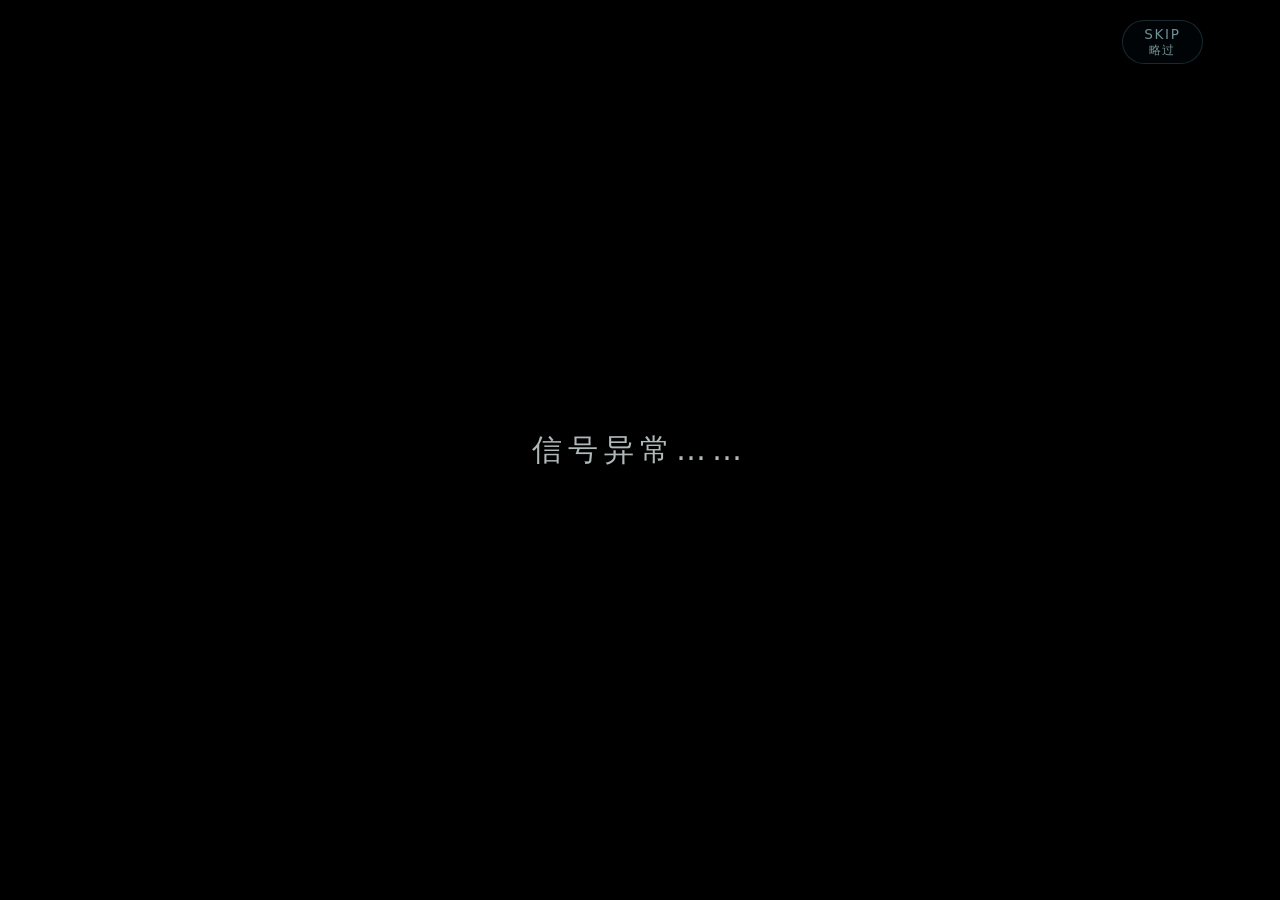
<file: index.html>
<!doctype html>
<html lang="zh-CN">
  <head>
    <meta charset="UTF-8" />
    <meta name="viewport" content="width=device-width, initial-scale=1" />
    <meta name="theme-color" content="#020507" />
    <title>未知信号</title>
    <link rel="icon" type="image/svg+xml" href="data:image/svg+xml,%3Csvg xmlns='http://www.w3.org/2000/svg' viewBox='0 0 32 32'%3E%3Crect width='32' height='32' rx='7' fill='%23050b0e'/%3E%3Ccircle cx='16' cy='16' r='3' fill='%23b6ded9'/%3E%3Ccircle cx='16' cy='16' r='8' fill='none' stroke='%237aa6a2' stroke-opacity='.5'/%3E%3C/svg%3E" />
    <link rel="stylesheet" href="styles.css" />
    <link rel="stylesheet" href="task4/task4.css" />
  </head>
  <body>
    <main class="experience" aria-label="未知空间">
      <section id="scene" class="scene" aria-hidden="true">
        <svg
          class="world"
          viewBox="0 0 1920 1080"
          preserveAspectRatio="xMidYMid slice"
          aria-hidden="true"
        >
          <defs>
            <linearGradient id="sky" x1="0" y1="0" x2="0" y2="1">
              <stop offset="0" stop-color="#010305" />
              <stop offset="0.58" stop-color="#071015" />
              <stop offset="1" stop-color="#0b171b" />
            </linearGradient>
            <radialGradient id="distance" cx="52%" cy="62%" r="58%">
              <stop offset="0" stop-color="#153039" stop-opacity="0.3" />
              <stop offset="0.52" stop-color="#071217" stop-opacity="0.1" />
              <stop offset="1" stop-color="#010305" stop-opacity="0" />
            </radialGradient>
            <linearGradient id="ground" x1="0" y1="0" x2="0" y2="1">
              <stop offset="0" stop-color="#1b5163" />
              <stop offset="0.18" stop-color="#123845" />
              <stop offset="0.62" stop-color="#0a202a" />
              <stop offset="1" stop-color="#041015" />
            </linearGradient>
            <linearGradient id="trackSoft" x1="0" y1="0" x2="1" y2="1">
              <stop offset="0" stop-color="#b7e8e5" stop-opacity="0.13" />
              <stop offset="0.52" stop-color="#98d9d6" stop-opacity="0.78" />
              <stop offset="1" stop-color="#6faead" stop-opacity="0.15" />
            </linearGradient>
            <filter id="trackGlow" x="-30%" y="-30%" width="160%" height="160%">
              <feGaussianBlur stdDeviation="5" result="blur" />
              <feMerge>
                <feMergeNode in="blur" />
                <feMergeNode in="SourceGraphic" />
              </feMerge>
            </filter>
            <filter id="horizonGlow" x="-20%" y="-200%" width="140%" height="500%">
              <feGaussianBlur stdDeviation="10" />
            </filter>
          </defs>

          <rect width="1920" height="1080" fill="url(#sky)" />
          <rect width="1920" height="1080" fill="url(#distance)" />

          <g id="sphereNetwork" class="light-tracks sphere-network" fill="none" stroke-linecap="round">
            <g id="latitudeTracks" class="sphere-network__latitudes"></g>
            <g id="longitudeTracks" class="sphere-network__longitudes"></g>
          </g>

          <ellipse
            class="horizon-haze"
            cx="960"
            cy="1190"
            rx="1550"
            ry="570"
            fill="none"
            stroke="#8bc0be"
            stroke-opacity="0.12"
            stroke-width="11"
            filter="url(#horizonGlow)"
          />
          <path
            class="ground"
            d="M -170 916 C 430 759, 1390 759, 2090 918 L 2090 1210 L -170 1210 Z"
            fill="url(#ground)"
          />
          <path
            class="ground-rim"
            d="M -170 916 C 430 759, 1390 759, 2090 918"
            fill="none"
            stroke="#72b8cb"
            stroke-opacity="0.26"
            stroke-width="2"
          />
          <path
            class="ground-depth"
            d="M 180 1008 C 650 884, 1345 883, 1780 1005"
            fill="none"
            stroke="#6f9693"
            stroke-opacity="0.055"
            stroke-width="2"
          />

          <g id="positionTestLayer" class="position-test-point" aria-hidden="true">
            <circle class="position-test-point__halo" r="22" />
            <circle class="position-test-point__ring" r="10" />
            <circle class="position-test-point__core" r="4.5" />
          </g>
        </svg>

        <div class="vignette" aria-hidden="true"></div>
        <div class="recovery-shade" aria-hidden="true"></div>

        <button id="soundToggle" class="sound-toggle" type="button" aria-label="音效已开启" aria-pressed="false">
          <svg viewBox="0 0 24 24" aria-hidden="true">
            <path d="M4.5 9.4h3.2l4-3.2v11.6l-4-3.2H4.5z" />
            <path class="sound-wave" d="M15 9.2c.8.8 1.2 1.7 1.2 2.8s-.4 2-1.2 2.8" />
            <path class="sound-slash" d="M5 4.7 19 19.3" />
          </svg>
        </button>

        <p id="narration" class="narration">这里……好像不是普通的地面。</p>

        <button id="signal" class="signal" type="button" aria-label="查看微弱信号">
          <span class="signal__ring signal__ring--outer"></span>
          <span class="signal__ring signal__ring--inner"></span>
          <span class="signal__core"></span>
        </button>

        <div id="signalGuide" class="signal-guide" aria-hidden="true">
          <p id="signalGuideText">咦？这里有个光点，点一下看看？</p>
        </div>

        <div id="device" class="device" aria-live="polite">
          <button id="deviceDock" class="device-dock" type="button" aria-label="打开返航定位器" aria-expanded="false">
            <svg viewBox="0 0 32 32" aria-hidden="true">
              <rect x="7" y="5" width="18" height="22" rx="5" />
              <path d="M11 10h10M11 14h7" />
              <circle cx="20.5" cy="21.5" r="1.7" />
            </svg>
          </button>

          <section id="devicePanel" class="device-panel" aria-label="返航定位器状态">
            <div class="device-panel__hardware" aria-hidden="true">
              <i></i><i></i><i></i><i></i>
            </div>
            <div class="device-panel__header">
              <div>
                <span class="device-panel__signal" aria-hidden="true"></span>
                <h1>返航定位器</h1>
              </div>
              <button id="deviceClose" class="device-close" type="button" aria-label="收起返航定位器">
                <svg viewBox="0 0 20 20" aria-hidden="true"><path d="m6 8 4 4 4-4" /></svg>
              </button>
            </div>
            <dl class="device-readout">
              <div><dt>目的地</dt><dd>珠海</dd></div>
              <div id="deviceNetworkRow" hidden><dt>线网识别</dt><dd id="deviceNetworkValue">经线、纬线</dd></div>
              <div id="deviceNorthRow"><dt>南北位置</dt><dd id="deviceNorthValue">无法识别</dd></div>
              <div id="deviceEastRow"><dt>东西位置</dt><dd id="deviceEastValue">无法识别</dd></div>
              <div id="deviceSystemRow" class="device-readout__fault"><dt>定位系统</dt><dd id="deviceSystemValue">损坏</dd></div>
            </dl>
            <div id="deviceTask4Story" class="device-panel__task4-story" aria-live="polite" hidden>
              <p id="deviceTask4StoryFirst">北京和里约热内卢的定位测试已经完成。</p>
              <p id="deviceTask4StorySecond">现在，是时候寻找回家的坐标了！</p>
            </div>
            <button id="deviceTask4Action" class="device-panel__task4-action" type="button" hidden>尝试定位</button>
          </section>
        </div>

        <div id="taskPrompt" class="task-prompt">
          <p id="taskTitle">任务一：调查这个网格是由什么样的线组成的？</p>
          <p id="taskAction" class="task-prompt__action">任意点击一条你想了解的线。</p>
          <button id="combinedObserve" class="combined-observe" type="button">一起观察</button>
        </div>
        <p id="taskReminder" class="task-reminder">任务一：调查这个网格中的线</p>

        <div id="investigationShade" class="investigation-shade" aria-hidden="true"></div>

        <p id="investigationFeedback" class="investigation-feedback" aria-live="polite"></p>

        <aside id="scanRecords" class="scan-records" aria-label="调查记录" aria-live="polite"></aside>

        <section id="scanStage" class="scan-stage" aria-hidden="true" aria-label="线条扫描">
          <div class="scan-model-wrap">
            <svg id="scanGlobe" class="scan-globe" viewBox="0 0 500 500" aria-hidden="true">
              <defs>
                <radialGradient id="scanSphereFill" cx="42%" cy="36%" r="65%">
                  <stop offset="0" stop-color="#ffe16e" stop-opacity="0.11" />
                  <stop offset="0.7" stop-color="#d9a83f" stop-opacity="0.035" />
                  <stop offset="1" stop-color="#2a1d07" stop-opacity="0" />
                </radialGradient>
                <filter id="scanGlow" x="-60%" y="-60%" width="220%" height="220%">
                  <feGaussianBlur stdDeviation="4" result="blur" />
                  <feMerge>
                    <feMergeNode in="blur" />
                    <feMergeNode in="SourceGraphic" />
                  </feMerge>
                </filter>
              </defs>
              <path id="scanSphereShell" class="scan-globe__body" />
              <g id="scanContext" class="scan-globe__context"></g>
              <g id="scanDrawing" class="scan-globe__drawing"></g>
            </svg>
            <button id="scanContinue" class="observation-continue process-action" type="button">我看清楚了</button>
            <p id="scanResult" class="scan-result"></p>
          </div>
        </section>

        <section id="comparisonStage" class="comparison-stage" aria-hidden="true">
          <div class="comparison-forms" aria-hidden="true">
            <figure>
              <svg id="comparisonLatitude" viewBox="0 0 500 500"></svg>
              <figcaption>闭合圆圈</figcaption>
            </figure>
            <figure>
              <svg id="comparisonLongitude" viewBox="0 0 500 500"></svg>
              <figcaption>连接南北两极的半圆弧</figcaption>
            </figure>
          </div>
          <p class="comparison-question">这两种线的形状一样吗？</p>
          <div class="comparison-actions">
            <button type="button" data-answer="same">一样</button>
            <button type="button" data-answer="different">不一样</button>
          </div>
          <p id="comparisonFeedback" class="comparison-feedback" aria-live="polite"></p>
        </section>

        <section id="namingStage" class="naming-stage" aria-hidden="true" aria-live="polite">
          <p id="namingObservation" class="naming-observation"></p>
          <p id="namingTitle" class="naming-title"></p>
          <p id="namingNote" class="naming-note"></p>
          <button id="namingContinue" class="observation-continue naming-continue" type="button">继续</button>
        </section>

        <section id="positionTestStage" class="position-test" aria-hidden="true">
          <p class="position-test__kicker">定位测试</p>
          <p id="positionTestLead" class="position-test__lead"></p>
          <p id="positionTestPrompt" class="position-test__prompt" aria-live="polite"></p>

          <div id="positionMapping" class="position-mapping" hidden>
            <p>根据刚才的测试，完成位置与线的对应。</p>
            <div class="position-mapping__row" data-mapping-row="north">
              <span>南北位置</span>
              <span class="position-mapping__arrow" aria-hidden="true">→</span>
              <div class="position-mapping__choices">
                <button type="button" data-map-direction="north" data-map-value="longitude" aria-pressed="false">经线</button>
                <button type="button" data-map-direction="north" data-map-value="latitude" aria-pressed="false">纬线</button>
              </div>
            </div>
            <div class="position-mapping__row" data-mapping-row="east">
              <span>东西位置</span>
              <span class="position-mapping__arrow" aria-hidden="true">→</span>
              <div class="position-mapping__choices">
                <button type="button" data-map-direction="east" data-map-value="longitude" aria-pressed="false">经线</button>
                <button type="button" data-map-direction="east" data-map-value="latitude" aria-pressed="false">纬线</button>
              </div>
            </div>
          </div>

          <p id="positionTestFeedback" class="position-test__feedback" aria-live="polite"></p>
          <div id="positionTestActions" class="position-test__actions"></div>
        </section>

        <section id="latitudeIntroStage" class="latitude-intro" aria-hidden="true">
          <p id="latitudeIntroLine1" class="latitude-intro__line"></p>
          <p id="latitudeIntroLine2" class="latitude-intro__line"></p>
          <p id="latitudeIntroTitle" class="latitude-intro__title"></p>
          <p id="latitudeIntroHint" class="latitude-intro__hint"></p>
          <button id="latitudeIntroStart" class="latitude-intro__start" type="button">开始调查</button>
        </section>

        <section id="latitudeStage" class="latitude-stage" aria-hidden="true">
          <p class="latitude-stage__kicker">任务二：修复南北定位</p>
          <p id="latitudePrompt" class="latitude-stage__prompt" aria-live="polite"></p>

          <div class="latitude-model-wrap">
            <svg id="latitudeGlobe" class="latitude-globe" viewBox="0 0 620 620" aria-label="纬度教学球">
              <defs>
                <radialGradient id="latitudeSphereFill" cx="42%" cy="35%" r="68%">
                  <stop offset="0" stop-color="#ffe47b" stop-opacity="0.12" />
                  <stop offset="0.72" stop-color="#d8a43b" stop-opacity="0.04" />
                  <stop offset="1" stop-color="#281b06" stop-opacity="0" />
                </radialGradient>
                <filter id="latitudeGlow" x="-70%" y="-70%" width="240%" height="240%">
                  <feGaussianBlur stdDeviation="4" result="blur" />
                  <feMerge>
                    <feMergeNode in="blur" />
                    <feMergeNode in="SourceGraphic" />
                  </feMerge>
                </filter>
              </defs>
              <path id="latitudeSphereShell" class="latitude-globe__shell" />
              <g id="latitudeTeachingLines" class="latitude-globe__lines"></g>
              <g id="latitudeTeachingLabels" class="latitude-globe__labels"></g>
              <g id="latitudeTeachingMarker" class="position-test-point latitude-teaching-marker" aria-hidden="true">
                <circle class="position-test-point__halo" r="22" />
                <circle class="position-test-point__ring" r="10" />
                <circle class="position-test-point__core" r="4.5" />
              </g>
            </svg>
            <div id="latitudeActions" class="latitude-stage__actions"></div>
          </div>

          <p id="latitudeFeedback" class="latitude-stage__feedback" aria-live="polite"></p>
        </section>

        <section id="longitudeIntroStage" class="longitude-intro" aria-hidden="true">
          <p id="longitudeIntroLead" class="longitude-intro__lead"></p>
          <p id="longitudeIntroQuestion" class="longitude-intro__question"></p>
          <p id="longitudeIntroTitle" class="longitude-intro__title"></p>
          <button id="longitudeIntroStart" class="longitude-intro__start" type="button">开始调查</button>
        </section>

        <section id="longitudeStage" class="longitude-stage" aria-hidden="true">
          <p class="longitude-stage__kicker">任务三：修复东西定位</p>
          <p id="longitudePrompt" class="longitude-stage__prompt" aria-live="polite"></p>
          <p id="longitudeFeedback" class="longitude-stage__feedback" aria-live="polite"></p>

          <div class="longitude-model-wrap">
            <svg id="longitudeGlobe" class="longitude-globe" viewBox="0 0 620 620" aria-label="经度教学球">
              <defs>
                <radialGradient id="longitudeSphereFill" cx="38%" cy="31%" r="74%">
                  <stop offset="0" stop-color="#655020" />
                  <stop offset="0.58" stop-color="#35270e" />
                  <stop offset="1" stop-color="#120c03" />
                </radialGradient>
                <clipPath id="longitudeSphereClip">
                  <circle cx="310" cy="310" r="220" />
                </clipPath>
                <filter id="longitudeGlow" x="-70%" y="-70%" width="240%" height="240%">
                  <feGaussianBlur stdDeviation="4" result="blur" />
                  <feMerge>
                    <feMergeNode in="blur" />
                    <feMergeNode in="SourceGraphic" />
                  </feMerge>
                </filter>
                <filter id="longitudeCandidateGlow" filterUnits="userSpaceOnUse" x="0" y="0" width="620" height="620">
                  <feGaussianBlur stdDeviation="4" result="blur" />
                  <feMerge>
                    <feMergeNode in="blur" />
                    <feMergeNode in="SourceGraphic" />
                  </feMerge>
                </filter>
              </defs>
              <path id="longitudeSphereShell" class="longitude-globe__shell" />
              <g id="longitudeTeachingLines" class="longitude-globe__lines"></g>
              <g id="longitudeTeachingLabels" class="longitude-globe__labels"></g>
              <g id="longitudeTeachingMarker" class="position-test-point longitude-teaching-marker" aria-hidden="true">
                <circle class="position-test-point__halo" r="22" />
                <circle class="position-test-point__ring" r="10" />
                <circle class="position-test-point__core" r="4.5" />
              </g>
            </svg>
            <div id="longitudeActions" class="longitude-stage__actions"></div>
          </div>
        </section>

        <!-- Task four story and real-earth globe mount. -->
        <section id="task4Stage" class="task4-stage" aria-hidden="true" hidden>
          <div id="task4GlobeMount" class="task4-globe-mount"></div>
        </section>
      </section>

      <div id="intro" class="intro" aria-live="polite" aria-atomic="true">
        <p id="introMessage" class="intro__message"></p>
      </div>

      <button
        id="progressToggle"
        class="progress-toggle is-attention"
        type="button"
        aria-label="打开探索进度"
        aria-expanded="false"
        aria-controls="progressPanel"
      >
        <span>SKIP</span>
        <small>略过</small>
      </button>

      <div id="progressOverlay" class="progress-overlay" aria-hidden="true">
        <aside id="progressPanel" class="progress-panel" aria-label="探索进度">
          <header class="progress-panel__header">
            <h2>探索进度</h2>
            <button id="progressClose" class="progress-panel__close" type="button" aria-label="关闭探索进度">×</button>
          </header>
          <p id="progressCurrent" class="progress-panel__current"></p>
          <div id="progressContinue" class="progress-panel__continue"></div>
          <div id="progressTaskList" class="progress-task-list"></div>
          <footer class="progress-panel__footer">
            <button id="progressReset" class="progress-reset" type="button">重新开始本次体验</button>
          </footer>
          <div id="progressResetConfirm" class="progress-reset-confirm" hidden>
            <p>是否清除本机进度，并从开场重新开始？</p>
            <div>
              <button type="button" data-reset-action="cancel">取消</button>
              <button type="button" data-reset-action="confirm">确认重新开始</button>
            </div>
          </div>
        </aside>
      </div>
    </main>

    <script src="task4/natural-earth-land-data.js"></script>
    <script src="task4/real-earth-globe.js"></script>
    <script src="task4/task4-flow.js"></script>
    <script src="task4/task4-story.js"></script>
    <script src="app.js"></script>
  </body>
</html>
</file>
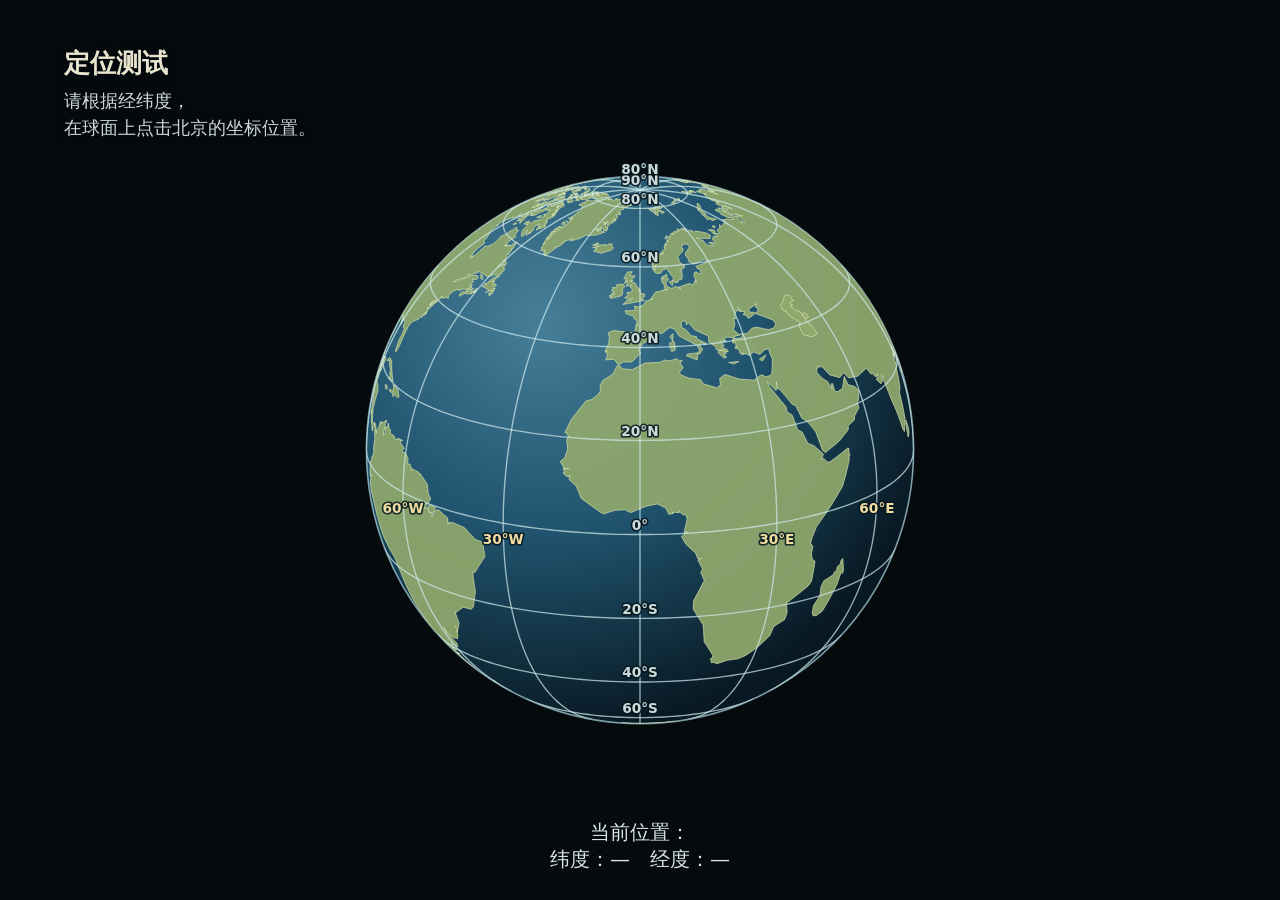
<file: task4/prototype.html>
<!doctype html>
<html lang="zh-CN">
  <head>
    <meta charset="UTF-8" />
    <meta name="viewport" content="width=device-width, initial-scale=1" />
    <title>真实地球 · 北京定位测试</title>
    <link rel="icon" href="data:," />
    <link rel="stylesheet" href="task4.css" />
  </head>
  <body class="task4-prototype">
    <section id="prototypeStage" class="task4-stage" hidden aria-hidden="true">
      <div id="prototypeGlobe" class="task4-globe-mount"></div>
      <output id="prototypeCoordinates" class="task4-prototype__coordinates" aria-live="polite">当前位置：<br>纬度：—　经度：—</output>
    </section>
    <script src="natural-earth-land-data.js"></script>
    <script src="real-earth-globe.js"></script>
    <script src="task4-flow.js"></script>
    <script>
      window.task4Prototype = window.Task4Flow.create({
        stage: document.querySelector("#prototypeStage"),
        globeMount: document.querySelector("#prototypeGlobe"),
        onSurfaceSelect: ({ latitude, longitude }) => {
          document.querySelector("#prototypeCoordinates").textContent =
            `当前位置：\n纬度：${latitude.toFixed(2)}°　经度：${longitude.toFixed(2)}°`;
        },
      });
      window.task4Prototype.initialize();
      window.task4Prototype.setGlobeView({ latitude: 18, longitude: 0 });
      window.task4Prototype.start();
    </script>
  </body>
</html>
</file>
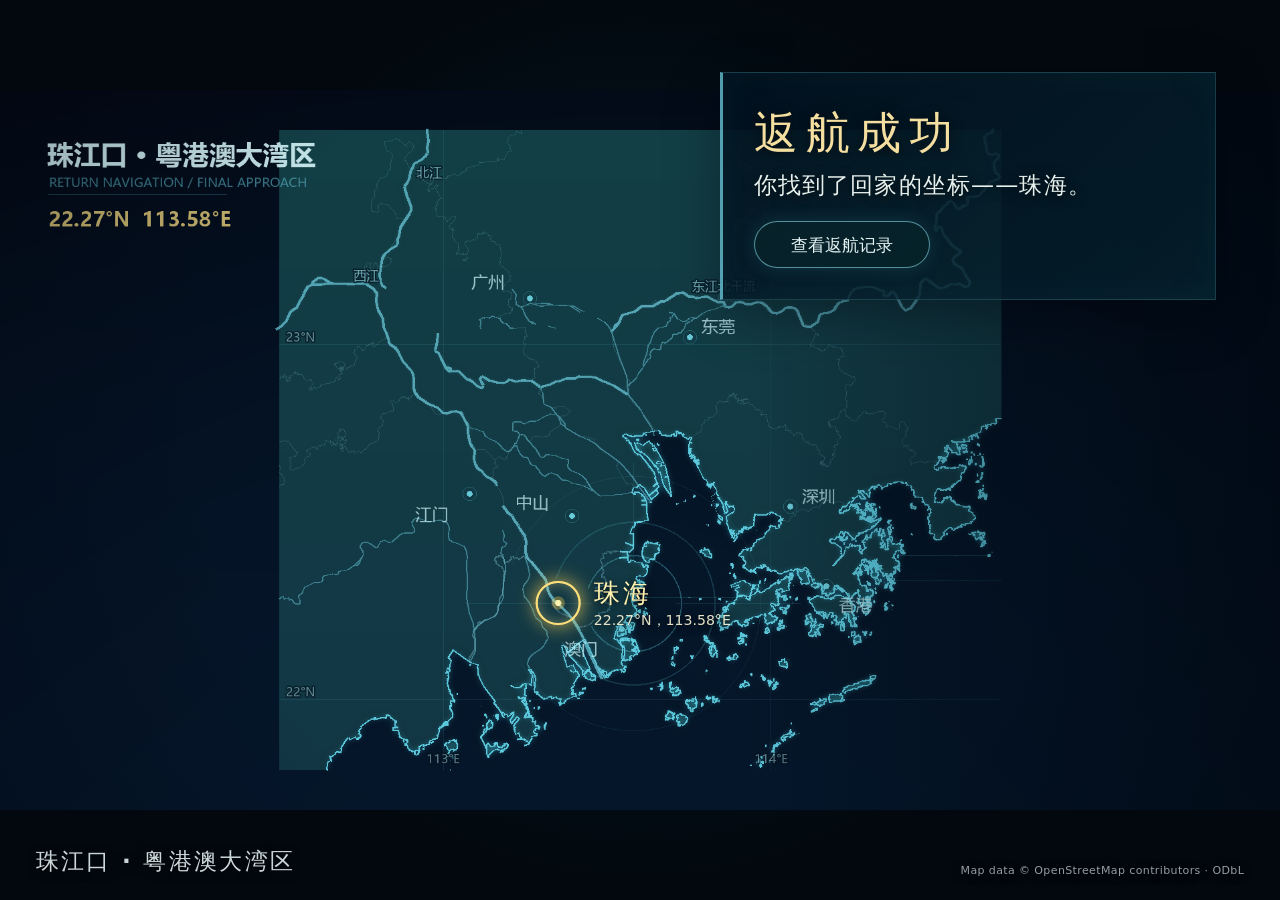
<file: artifacts/s4-12-geography/runtime-preview.html>
<!doctype html>
<html lang="zh-CN">
<head>
  <meta charset="utf-8" />
  <meta name="viewport" content="width=device-width, initial-scale=1" />
  <title>S4-12 第三阶段地图验收预览</title>
  <link rel="stylesheet" href="../../styles.css" />
  <link rel="stylesheet" href="../../task4/task4.css" />
  <style>
    html, body { width: 100%; height: 100%; margin: 0; overflow: hidden; background: #02080e; }
    .task4-stage { position: fixed; inset: 0; overflow: hidden; }
  </style>
</head>
<body>
  <main class="task4-stage is-s412-arrival" aria-label="S4-12 第三阶段验收预览">
    <section class="task4-arrival is-visible is-map-visible is-arrived is-success-visible is-action-visible" aria-label="抵达珠海">
      <div class="task4-return-imagery is-image-visible is-instant" data-scene="pearl-river-delta" aria-live="polite">
        <div class="task4-return-imagery__frame">
          <img class="task4-return-imagery__image" src="../../assets/task4/return-journey/pearl-river-delta-tech-map.png" alt="基于 OpenStreetMap 真实地理数据绘制的珠江三角洲地图" />
          <div class="task4-return-imagery__shade" aria-hidden="true"></div>
          <div class="task4-return-imagery__target" style="--target-x:49.490%;--target-y:71.257%" aria-label="珠海，22.27度北，113.58度东">
            <span class="task4-return-imagery__target-ring" aria-hidden="true"></span>
            <strong>珠海</strong>
            <small>22.27°N，113.58°E</small>
          </div>
        </div>
        <div class="task4-return-imagery__meta">
          <span class="task4-return-imagery__label">珠江口 · 粤港澳大湾区</span>
          <small class="task4-return-imagery__credit">Map data © OpenStreetMap contributors · ODbL</small>
        </div>
      </div>
      <div class="task4-arrival__result" aria-live="polite">
        <h2>返航成功</h2>
        <p>你找到了回家的坐标——珠海。</p>
        <button type="button">查看返航记录</button>
      </div>
    </section>
  </main>
</body>
</html>
</file>
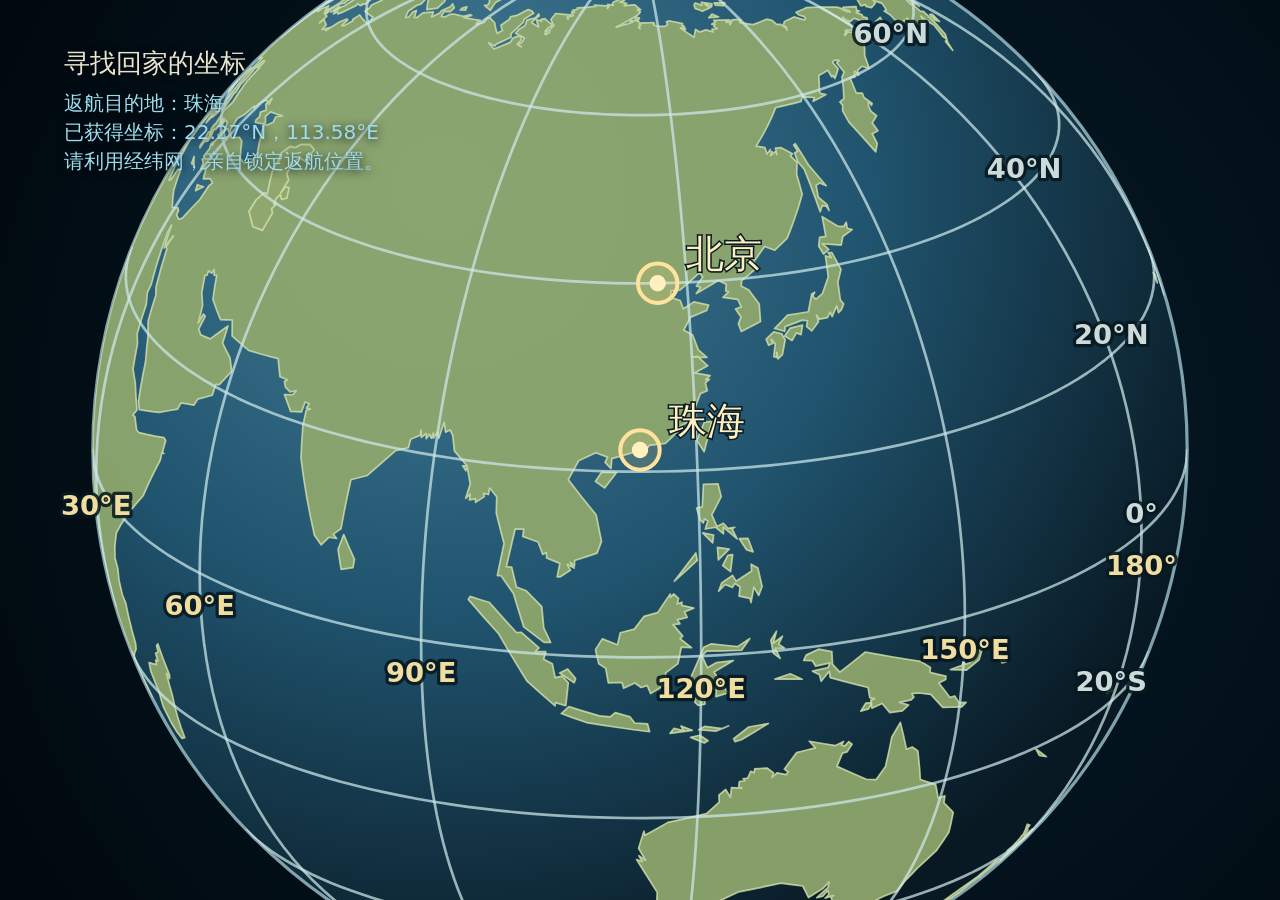
<file: artifacts/task4-final-ui/preview.html>
<!doctype html>
<html lang="zh-CN">
<head>
  <meta charset="utf-8">
  <meta name="viewport" content="width=device-width, initial-scale=1">
  <title>任务四收尾 UI 验收预览</title>
  <link rel="stylesheet" href="../../styles.css">
  <link rel="stylesheet" href="../../task4/task4.css">
  <style>
    html, body { width: 100%; height: 100%; margin: 0; overflow: hidden; background: #020b12; }
    body { font-family: "Microsoft YaHei", "PingFang SC", system-ui, sans-serif; }
    .preview-stage { position: fixed; inset: 0; overflow: hidden; background: radial-gradient(circle at 60% 48%, #0a2630 0, #03131d 52%, #01080e 100%); }
    .preview-stage .task4-stage__status { z-index: 3; }
    .preview-stage .task4-globe-mount { z-index: 1; }
    .preview-note { position: fixed; z-index: 20; right: 1rem; bottom: 1rem; padding: 0.5rem 0.8rem; border: 1px solid rgba(112, 211, 234, 0.4); border-radius: 999px; color: #bfeaf3; background: rgba(2, 17, 25, 0.78); font-size: 13px; }
  </style>
</head>
<body>
  <main id="stage" class="task4-stage preview-stage"></main>
  <div id="note" class="preview-note"></div>
  <script src="../../task4/natural-earth-land-data.js"></script>
  <script src="../../task4/real-earth-globe.js"></script>
  <script src="../../task4/task4-flow.js"></script>
  <script>
    const params = new URLSearchParams(location.search);
    const mode = params.get("mode") || "globe";
    const stage = document.querySelector("#stage");
    const note = document.querySelector("#note");

    if (mode === "flow-test") {
      stage.innerHTML = `<div id="mount" class="task4-globe-mount"></div>`;
      const flow = window.Task4Flow.create({
        stage,
        globeMount: document.querySelector("#mount"),
        taskIds: ["beijing", "rio-de-janeiro"],
      });
      flow.initialize();
      flow.start({ taskIds: ["beijing", "rio-de-janeiro"], presentation: "city-test" });
      const cityMax = flow.setGlobeScale(4);
      flow.start({ taskIds: ["zhuhai"], presentation: "return-home" });
      const returnHomeMax = flow.setGlobeScale(4);
      note.textContent = `阶段上限验证 · 城市测试 ${cityMax} / 珠海定位 ${returnHomeMax}`;
    } else if (mode === "archive") {
      stage.classList.add("is-s413-archive");
      stage.innerHTML = `
        <section class="task4-return-archive is-visible is-complete" aria-label="最终返航记录">
          <div class="task4-return-archive__panel" role="document">
            <header class="task4-return-archive__header"><span aria-hidden="true"></span><h2>最终返航记录</h2></header>
            <div class="task4-return-archive__body">
              <ol class="task4-return-archive__achievements">
                <li class="is-visible">通过纬线确定南北位置。</li>
                <li class="is-visible">通过经线确定东西位置。</li>
                <li class="is-visible">通过经纬线交点确定具体位置。</li>
                <li class="is-visible">利用经纬网找到回家的坐标。</li>
              </ol>
              <div class="task4-return-archive__badge" role="img" aria-label="优秀宇航员徽章">
                <span class="task4-return-archive__badge-star" aria-hidden="true">★</span>
                <strong>优秀宇航员！</strong>
                <span class="task4-return-archive__badge-orbit" aria-hidden="true"></span>
              </div>
            </div>
            <dl class="task4-return-archive__result is-visible">
              <div><dt>返航目的地</dt><dd>珠海</dd></div>
              <div><dt>返航坐标</dt><dd>22.27°N，113.58°E</dd></div>
              <div><dt>返航状态</dt><dd>成功</dd></div>
            </dl>
          </div>
        </section>`;
      if (params.get("static") === "1") {
        const badge = stage.querySelector(".task4-return-archive__badge");
        badge.style.animation = "none";
        badge.style.opacity = "1";
        badge.style.visibility = "visible";
        badge.style.transform = "translateY(-50%) rotate(-8deg) scale(1)";
        stage.querySelector(".task4-return-archive__badge-orbit").style.animation = "none";
      }
      note.textContent = "最终返航记录 · 印章验收";
    } else {
      stage.innerHTML = `
        <div class="task4-stage__status" data-presentation="return-home">
          <p class="task4-stage__title">寻找回家的坐标</p>
          <p class="task4-stage__instruction is-return-home">
            <span class="task4-stage__instruction-line">返航目的地：珠海</span>
            <span class="task4-stage__instruction-line">已获得坐标：22.27°N，113.58°E</span>
            <span class="task4-stage__instruction-line">请利用经纬网，亲自锁定返航位置。</span>
          </p>
        </div>
        <div id="mount" class="task4-globe-mount"></div>`;
      const scale = Number(params.get("scale") || 2);
      const globe = window.Task4RealEarthGlobe.create({ mount: document.querySelector("#mount") });
      globe.create();
      globe.setMode("interactive");
      globe.setView({ latitude: 22.27, longitude: 113.58 });
      globe.addMarker({ id: "beijing", label: "北京", latitude: 40, longitude: 116, type: "target" });
      globe.addMarker({ id: "rio-de-janeiro", label: "里约热内卢", latitude: -23, longitude: -43, type: "target" });
      globe.addMarker({ id: "zhuhai", label: "珠海", latitude: 22.27, longitude: 113.58, type: "target" });
      if (typeof globe.setMaxScale === "function") globe.setMaxScale(4);
      globe.setScale(scale);
      note.textContent = `珠海定位 · scale ${globe.getScale()}`;
    }
  </script>
</body>
</html>
</file>
<file: styles.css>
:root {
  color-scheme: dark;
  font-family: "Microsoft YaHei", "PingFang SC", "Noto Sans CJK SC", system-ui, sans-serif;
  background: #000;
  color: #d8e5e3;
  font-synthesis: none;
  --ease-calm: cubic-bezier(0.22, 0.72, 0.24, 1);
  --font-opening: clamp(30px, 1.875vw, 36px);
  --font-classroom: clamp(24px, 1.46vw, 28px);
  --font-device: clamp(18px, 1.25vw, 24px);
  --font-record-label: clamp(17px, 1.15vw, 22px);
  --teaching-globe-size: min(74vh, 52rem, 92vw);
  --teaching-globe-calibration-size: min(68vh, 47rem, 90vw);
  --teaching-globe-visual-radius: min(26.26vh, 18.45rem, 32.65vw);
  --teaching-globe-calibration-visual-radius: min(24.13vh, 16.68rem, 31.94vw);
  --teaching-stage-inset: clamp(1rem, 2.4vh, 2rem);
  --teaching-title-top: var(--teaching-stage-inset);
  --teaching-prompt-top: clamp(4.65rem, 8.5vh, 6.25rem);
  --teaching-globe-center-y: 49vh;
  --teaching-prompt-height: clamp(5rem, 9vh, 6.2rem);
  --teaching-feedback-height: clamp(2.8rem, 5vh, 3.4rem);
  --process-button-right: max(-8rem, calc((100% - 100vw) / 2 + 1rem));
  --process-button-bottom: clamp(2.4rem, 8%, 4.2rem);
  --process-button-font-size: clamp(16px, 1.05vw, 19px);
  --process-button-min-width: 7.5rem;
  --process-button-min-height: 2.5rem;
  --process-button-padding: 0.42rem 0.95rem;
  --teaching-action-offset: clamp(7rem, 8vw, 8.5rem);
  --teaching-side-gap: clamp(2.1rem, 2.6vw, 3.15rem);
  --teaching-side-width: clamp(12rem, 17vw, 20rem);
  --teaching-answer-gap: clamp(0.55rem, 1.4vh, 1rem);
}

* {
  box-sizing: border-box;
}

html,
body {
  width: 100%;
  height: 100%;
  margin: 0;
  overflow: hidden;
  background: #000;
}

button {
  font: inherit;
}

button:focus-visible {
  outline: 2px solid rgba(198, 235, 231, 0.82);
  outline-offset: 5px;
}

.experience,
.scene,
.intro {
  position: fixed;
  inset: 0;
}

.experience {
  isolation: isolate;
  background: #000;
}

.scene {
  overflow: clip;
  background: #020507;
  opacity: 0;
  transform: scale(1.035) translateY(1.2%);
  transition:
    opacity 4.2s var(--ease-calm),
    transform 7s var(--ease-calm);
}

.scene.is-recovering {
  opacity: 1;
  transform: scale(1) translateY(0);
}

.world {
  position: absolute;
  inset: 0;
  width: 100%;
  height: 100%;
}

.vignette {
  position: absolute;
  inset: -3%;
  pointer-events: none;
  background:
    radial-gradient(ellipse at 50% 54%, transparent 34%, rgba(0, 0, 0, 0.2) 67%, rgba(0, 0, 0, 0.7) 104%),
    linear-gradient(180deg, rgba(0, 0, 0, 0.18), transparent 30%, transparent 72%, rgba(0, 0, 0, 0.2));
}

.recovery-shade {
  position: absolute;
  inset: 0;
  pointer-events: none;
  background: #000;
  opacity: 1;
  transition: opacity 4.8s var(--ease-calm);
}

.scene.is-recovering .recovery-shade {
  opacity: 0;
}

.light-tracks {
  opacity: 0.65;
  pointer-events: none;
  transition: opacity 4.5s ease;
}

.scene.investigation-ready .light-tracks {
  pointer-events: auto;
}

.light-track {
  stroke: url(#trackSoft);
  stroke-width: var(--track-width, 1.8);
  stroke-opacity: 0.68;
  filter: url(#trackGlow);
  opacity: var(--track-opacity, 0.28);
  vector-effect: non-scaling-stroke;
  animation: track-breathe 7.5s ease-in-out infinite alternate;
  animation-delay: var(--track-delay, 0s);
  pointer-events: none;
}

.light-track--latitude {
  --track-width: 2.15;
}

.light-track--longitude {
  --track-width: 1.85;
}

.track-hit-area {
  fill: none;
  stroke: rgba(255, 255, 255, 0.001);
  stroke-width: 38;
  stroke-linecap: round;
  stroke-linejoin: round;
  vector-effect: non-scaling-stroke;
  cursor: pointer;
  pointer-events: stroke;
  touch-action: manipulation;
}

.scene:not(.investigation-ready) .track-hit-area,
.scene.investigation-busy .track-hit-area,
.scene.investigation-complete .track-hit-area {
  pointer-events: none;
}

.sphere-network__latitudes {
  opacity: 0.9;
}

.sphere-network__longitudes {
  opacity: 0.82;
}

.sphere-network__latitudes,
.sphere-network__longitudes {
  transition: opacity 0.85s ease;
}

.scene.network-focus-latitude .sphere-network__latitudes,
.scene.network-focus-longitude .sphere-network__longitudes {
  opacity: 1;
}

.scene.network-focus-latitude .sphere-network__longitudes,
.scene.network-focus-longitude .sphere-network__latitudes {
  opacity: 0.12;
}

.scene.naming-active.network-focus-latitude .sphere-network__longitudes {
  opacity: 0.24;
}

.scene.network-focus-latitude .sphere-network__latitudes .light-track,
.scene.network-focus-longitude .sphere-network__longitudes .light-track {
  stroke: rgba(195, 233, 229, 0.9);
  stroke-opacity: 0.98;
  opacity: 0.94;
  animation: none;
}

.light-track.is-selected {
  stroke: rgba(225, 246, 242, 0.96) !important;
  stroke-width: 2.8;
  stroke-opacity: 1 !important;
  opacity: 1 !important;
  animation: none;
}

.scene.tracks-awake .light-tracks {
  opacity: 1;
}

.scene.globe-discovery .light-track,
.scene.investigation-complete .light-track {
  opacity: 0.7;
  stroke-opacity: 0.9;
  animation: none;
}

@keyframes track-breathe {
  from { stroke-opacity: 0.72; }
  to { stroke-opacity: 0.98; }
}

.intro {
  z-index: 30;
  display: grid;
  place-items: center;
  background: #000;
  transition: opacity 2.7s var(--ease-calm), visibility 2.7s;
}

.intro.is-gone {
  opacity: 0;
  visibility: hidden;
  pointer-events: none;
}

.intro__message {
  margin: 0;
  color: rgba(214, 226, 224, 0.82);
  font-size: var(--font-opening);
  font-weight: 400;
  letter-spacing: 0.2em;
  opacity: 0;
  transform: translateY(4px);
  transition: opacity 0.9s ease, transform 1.2s ease;
}

.intro__message.is-visible {
  opacity: 1;
  transform: translateY(0);
}

.sound-toggle {
  position: absolute;
  z-index: 8;
  top: max(1.25rem, env(safe-area-inset-top));
  right: max(1.25rem, env(safe-area-inset-right));
  width: 2.75rem;
  height: 2.75rem;
  display: grid;
  place-items: center;
  border: 1px solid rgba(177, 207, 204, 0.12);
  border-radius: 50%;
  color: rgba(211, 227, 224, 0.5);
  background: rgba(4, 11, 14, 0.32);
  backdrop-filter: blur(5px);
  cursor: pointer;
  opacity: 0;
  transform: translateY(-8px);
  transition: opacity 1.3s ease, transform 1.3s ease, color 0.3s ease, border-color 0.3s ease;
}

.sound-toggle.is-visible {
  opacity: 1;
  transform: translateY(0);
}

.sound-toggle:hover {
  color: rgba(225, 239, 237, 0.78);
  border-color: rgba(177, 207, 204, 0.25);
}

.sound-toggle svg {
  width: 1.25rem;
  height: 1.25rem;
  fill: none;
  stroke: currentColor;
  stroke-width: 1.4;
  stroke-linecap: round;
  stroke-linejoin: round;
}

.sound-toggle[aria-pressed="false"] .sound-slash {
  display: none;
}

.progress-toggle {
  position: fixed;
  z-index: 42;
  top: max(1.25rem, env(safe-area-inset-top));
  right: calc(max(1.25rem, env(safe-area-inset-right)) + 3.55rem);
  min-width: 5.1rem;
  height: 2.75rem;
  display: flex;
  flex-direction: column;
  align-items: center;
  justify-content: center;
  gap: 3px;
  padding: 0 0.72rem;
  border: 1px solid rgba(113, 196, 210, 0.2);
  border-radius: 999px;
  color: rgba(169, 215, 221, 0.66);
  background: rgba(4, 13, 18, 0.38);
  backdrop-filter: blur(7px);
  box-shadow: 0 6px 24px rgba(0, 0, 0, 0.2);
  cursor: pointer;
  transition: color 0.25s ease, border-color 0.25s ease, background 0.25s ease;
}

.progress-toggle span {
  font-size: 0.85rem;
  font-weight: 500;
  line-height: 1;
  letter-spacing: 0.12em;
}

.progress-toggle small {
  font-size: 0.75rem;
  line-height: 1;
  letter-spacing: 0.08em;
  white-space: nowrap;
}

.progress-toggle:hover,
.progress-toggle:focus-visible,
.progress-toggle[aria-expanded="true"] {
  color: rgba(218, 244, 248, 0.9);
  border-color: rgba(113, 210, 228, 0.46);
  background: rgba(8, 27, 35, 0.64);
}

.progress-toggle.is-attention {
  animation: progress-toggle-attention 0.82s ease-in-out 2;
}

@keyframes progress-toggle-attention {
  0%, 100% {
    border-color: rgba(113, 196, 210, 0.2);
    box-shadow: 0 6px 24px rgba(0, 0, 0, 0.2);
  }
  50% {
    border-color: rgba(126, 221, 255, 0.58);
    box-shadow: 0 0 13px rgba(74, 196, 255, 0.2);
  }
}

.progress-overlay {
  position: fixed;
  z-index: 50;
  inset: 0;
  background: rgba(0, 4, 7, 0);
  visibility: hidden;
  pointer-events: none;
  transition: background 0.35s ease, visibility 0.35s;
}

.progress-overlay.is-open {
  background: rgba(0, 4, 7, 0.52);
  visibility: visible;
  pointer-events: auto;
}

.progress-panel {
  position: absolute;
  top: 0;
  right: 0;
  width: min(390px, 92vw);
  height: 100%;
  display: flex;
  flex-direction: column;
  padding: max(1.35rem, env(safe-area-inset-top)) 1.35rem max(1.25rem, env(safe-area-inset-bottom));
  border-left: 1px solid rgba(93, 198, 218, 0.34);
  color: rgba(216, 238, 240, 0.9);
  background:
    linear-gradient(180deg, rgba(8, 28, 37, 0.97), rgba(3, 13, 19, 0.985)),
    rgba(3, 13, 19, 0.98);
  box-shadow: -18px 0 52px rgba(0, 0, 0, 0.48), inset 1px 0 rgba(140, 224, 239, 0.05);
  transform: translateX(102%);
  transition: transform 0.42s var(--ease-calm);
}

.progress-overlay.is-open .progress-panel {
  transform: translateX(0);
}

.progress-panel__header {
  display: flex;
  align-items: center;
  justify-content: space-between;
  padding-bottom: 1rem;
  border-bottom: 1px solid rgba(116, 199, 212, 0.17);
}

.progress-panel__header h2 {
  margin: 0;
  color: rgba(221, 246, 249, 0.94);
  font-size: 1.25rem;
  font-weight: 500;
  letter-spacing: 0.14em;
}

.progress-panel__close {
  width: 2.2rem;
  height: 2.2rem;
  border: 1px solid rgba(116, 199, 212, 0.17);
  border-radius: 50%;
  color: rgba(190, 225, 229, 0.72);
  background: rgba(8, 25, 32, 0.5);
  font-size: 1.4rem;
  line-height: 1;
  cursor: pointer;
}

.progress-panel__current {
  margin: 1rem 0 0;
  color: rgba(145, 191, 198, 0.72);
  font-size: 0.9rem;
  line-height: 1.6;
  letter-spacing: 0.06em;
}

.progress-panel__continue {
  margin-top: 0.85rem;
}

.progress-panel__continue:empty {
  display: none;
}

.progress-panel button {
  font-family: inherit;
}

.progress-primary,
.progress-task-row,
.progress-task-option {
  width: 100%;
  border: 1px solid rgba(102, 192, 207, 0.24);
  border-radius: 0.7rem;
  color: rgba(212, 238, 241, 0.9);
  background: rgba(10, 36, 45, 0.55);
  text-align: left;
  cursor: pointer;
  transition: border-color 0.22s ease, background 0.22s ease, color 0.22s ease;
}

.progress-primary {
  padding: 0.82rem 0.9rem;
  color: rgba(228, 249, 251, 0.96);
  background: rgba(18, 58, 68, 0.72);
}

.progress-primary:hover,
.progress-task-row:hover,
.progress-task-option:hover,
.progress-primary:focus-visible,
.progress-task-row:focus-visible,
.progress-task-option:focus-visible {
  border-color: rgba(126, 221, 255, 0.52);
  background: rgba(19, 61, 72, 0.75);
}

.progress-task-list {
  display: grid;
  gap: 0.7rem;
  margin-top: 1.2rem;
  overflow-y: auto;
}

.progress-task-list__label {
  margin: 0.15rem 0 0;
  color: rgba(128, 174, 181, 0.58);
  font-size: 0.76rem;
  letter-spacing: 0.12em;
}

.progress-task-row {
  padding: 0.78rem 0.85rem;
  font-size: 0.92rem;
  line-height: 1.5;
}

.progress-task-options {
  display: grid;
  gap: 0.45rem;
  padding: 0.1rem 0 0.2rem 1rem;
}

.progress-task-options[hidden],
.progress-reset-confirm[hidden] {
  display: none;
}

.progress-task-option {
  padding: 0.62rem 0.72rem;
  color: rgba(180, 218, 223, 0.8);
  font-size: 0.82rem;
}

.progress-task4-subtask {
  margin-top: 0.25rem;
  padding: 0.68rem 0.76rem;
  border-left: 2px solid rgba(126, 221, 255, 0.24);
  color: rgba(157, 205, 212, 0.7);
  background: rgba(18, 58, 68, 0.16);
}

.progress-task4-subtask__title {
  margin: 0;
  color: inherit;
  font-size: 0.84rem;
  line-height: 1.45;
}

.progress-task4-subtask.is-active {
  border-left-color: rgba(126, 221, 255, 0.52);
  color: rgba(228, 249, 251, 0.96);
  background: rgba(18, 58, 68, 0.3);
}

.progress-panel__footer {
  margin-top: auto;
  padding-top: 1rem;
  border-top: 1px solid rgba(116, 199, 212, 0.12);
}

.progress-reset {
  border: 0;
  color: rgba(143, 177, 181, 0.55);
  background: transparent;
  font-size: 0.78rem;
  letter-spacing: 0.06em;
  cursor: pointer;
}

.progress-reset:hover,
.progress-reset:focus-visible {
  color: rgba(205, 229, 232, 0.82);
}

.progress-reset-confirm {
  margin-top: 0.9rem;
  padding: 0.9rem;
  border: 1px solid rgba(126, 221, 255, 0.22);
  border-radius: 0.75rem;
  background: rgba(5, 21, 28, 0.94);
}

.progress-reset-confirm p {
  margin: 0 0 0.8rem;
  color: rgba(213, 234, 236, 0.88);
  font-size: 0.85rem;
  line-height: 1.6;
}

.progress-reset-confirm > div {
  display: flex;
  justify-content: flex-end;
  gap: 0.55rem;
}

.progress-reset-confirm button {
  padding: 0.5rem 0.7rem;
  border: 1px solid rgba(111, 190, 203, 0.22);
  border-radius: 0.55rem;
  color: rgba(190, 220, 224, 0.78);
  background: rgba(12, 39, 47, 0.66);
  font-size: 0.78rem;
  cursor: pointer;
}

.experience.is-restoring .scene,
.experience.is-restoring .scene * {
  transition-duration: 0.01ms !important;
}

.narration {
  position: absolute;
  z-index: 7;
  left: 50%;
  bottom: clamp(4rem, 8vh, 6.5rem);
  width: min(90vw, 48rem);
  margin: 0;
  color: rgba(220, 231, 229, 0.78);
  font-size: var(--font-opening);
  font-weight: 400;
  letter-spacing: 0.08em;
  line-height: 1.8;
  text-align: center;
  text-shadow: 0 2px 18px rgba(0, 0, 0, 0.92);
  opacity: 0;
  transform: translate(-50%, 8px);
  pointer-events: none;
  transition: opacity 1.8s ease, transform 1.8s var(--ease-calm);
}

.narration.is-visible {
  opacity: 1;
  transform: translate(-50%, 0);
}

.signal {
  position: absolute;
  z-index: 9;
  left: 81%;
  top: 70%;
  width: clamp(6.5rem, 8vw, 8rem);
  aspect-ratio: 1;
  padding: 0;
  border: 0;
  border-radius: 50%;
  background: transparent;
  cursor: pointer;
  opacity: 0;
  transform: scale(0.8);
  pointer-events: none;
  transition: opacity 2s ease, transform 2.2s var(--ease-calm);
}

.signal.is-visible {
  opacity: 0.72;
  transform: scale(1);
  pointer-events: auto;
}

.signal-guide {
  position: absolute;
  z-index: 8;
  inset: 0;
  color: rgba(207, 228, 224, 0.68);
  opacity: 0;
  visibility: hidden;
  pointer-events: none;
  transition: opacity 0.8s ease, visibility 0.8s;
}

.signal-guide.is-visible {
  opacity: 1;
  visibility: visible;
}

.signal-guide p {
  position: absolute;
  width: min(28rem, 38vw);
  margin: 0;
  font-size: var(--font-classroom);
  letter-spacing: 0.08em;
  line-height: 1.7;
  text-align: right;
  text-shadow: 0 2px 18px rgba(0, 0, 0, 0.9);
}

.signal:hover,
.signal:focus-visible {
  opacity: 1;
}

.signal__ring,
.signal__core {
  position: absolute;
  left: 50%;
  top: 50%;
  display: block;
  border-radius: 50%;
  transform: translate(-50%, -50%);
}

.signal__ring {
  border: 1px solid rgba(164, 219, 211, 0.3);
  animation: signal-faint 3.2s ease-in-out infinite;
}

.signal__ring--outer {
  width: 72%;
  height: 72%;
}

.signal__ring--inner {
  width: 38%;
  height: 38%;
  animation-delay: -1.3s;
}

.signal__core {
  width: 7px;
  height: 7px;
  background: rgba(188, 234, 227, 0.88);
  box-shadow: 0 0 9px rgba(148, 218, 209, 0.82), 0 0 22px rgba(115, 191, 183, 0.32);
}

@keyframes signal-faint {
  0%, 100% { opacity: 0.2; transform: translate(-50%, -50%) scale(0.88); }
  50% { opacity: 0.8; transform: translate(-50%, -50%) scale(1.04); }
}

.device {
  position: absolute;
  z-index: 14;
  right: clamp(1.2rem, 2.6vw, 3rem);
  bottom: clamp(1.2rem, 3.2vh, 2.5rem);
  width: min(31rem, calc(100vw - 2.4rem));
  pointer-events: none;
}

.device-dock {
  position: absolute;
  right: 0;
  bottom: 0;
  width: 3.4rem;
  height: 3.4rem;
  display: grid;
  place-items: center;
  border: 1px solid rgba(55, 198, 244, 0.32);
  border-radius: 0.8rem;
  color: rgba(155, 232, 255, 0.78);
  background: linear-gradient(145deg, rgba(8, 40, 61, 0.96), rgba(6, 26, 43, 0.98));
  box-shadow: 0 10px 35px rgba(0, 0, 0, 0.36), inset 0 1px rgba(255, 255, 255, 0.04);
  cursor: pointer;
  opacity: 0;
  transform: translateY(12px) scale(0.9);
  pointer-events: none;
  transition: opacity 0.7s ease, transform 0.8s var(--ease-calm), border-color 0.25s ease;
}

.device.is-found,
.device.is-found .device-dock,
.device.is-open .device-panel,
.device.is-open .device-close {
  pointer-events: auto;
}

.device.is-found .device-dock {
  opacity: 1;
  transform: translateY(0) scale(1);
}

.device-dock:hover {
  border-color: rgba(55, 198, 244, 0.62);
}

.device-dock svg {
  width: 1.55rem;
  height: 1.55rem;
  fill: none;
  stroke: currentColor;
  stroke-width: 1.35;
  stroke-linecap: round;
}

.device-panel {
  position: absolute;
  right: 0;
  bottom: 0;
  width: 100%;
  min-height: 28rem;
  padding: 1.65rem 1.7rem 1.5rem;
  overflow: hidden;
  border: 1px solid rgba(55, 198, 244, 0.45);
  border-radius: 1rem;
  background:
    linear-gradient(135deg, rgba(8, 40, 61, 0.985), rgba(6, 26, 43, 0.995) 72%),
    #061a2b;
  box-shadow: 0 18px 70px rgba(0, 0, 0, 0.68), inset 0 0 28px rgba(55, 198, 244, 0.055), inset 0 1px rgba(199, 244, 255, 0.08);
  opacity: 0;
  transform: translate(18px, 20px) scale(0.82);
  transform-origin: 92% 92%;
  pointer-events: none;
  transition: opacity 0.55s ease, transform 0.72s var(--ease-calm);
}

.device.is-open .device-panel {
  opacity: 1;
  transform: translate(0, 0) scale(1);
}

.device.is-open .device-dock {
  opacity: 0;
  transform: scale(0.72);
  pointer-events: none;
}

.device-panel__hardware i {
  position: absolute;
  width: 5px;
  height: 5px;
  border: 1px solid rgba(108, 218, 250, 0.34);
  border-radius: 50%;
}

.device-panel__hardware i:nth-child(1) { left: 0.6rem; top: 0.6rem; }
.device-panel__hardware i:nth-child(2) { right: 0.6rem; top: 0.6rem; }
.device-panel__hardware i:nth-child(3) { left: 0.6rem; bottom: 0.6rem; }
.device-panel__hardware i:nth-child(4) { right: 0.6rem; bottom: 0.6rem; }

.device-panel__header {
  display: flex;
  align-items: center;
  justify-content: space-between;
  gap: 1rem;
  margin-bottom: 1.25rem;
  padding-bottom: 1rem;
  border-bottom: 1px solid rgba(55, 198, 244, 0.2);
}

.device-panel__header > div {
  display: flex;
  align-items: center;
  gap: 0.65rem;
}

.device-panel__header h1 {
  margin: 0;
  color: #c7f4ff;
  font-size: var(--font-device);
  font-weight: 600;
  letter-spacing: 0.13em;
}

.device-panel__signal {
  width: 6px;
  height: 6px;
  border-radius: 50%;
  background: #d0776f;
  box-shadow: 0 0 9px rgba(208, 119, 111, 0.4);
  animation: fault-pulse 2.4s ease-in-out infinite;
}

@keyframes fault-pulse {
  50% { opacity: 0.35; }
}

.device-close {
  width: 2rem;
  height: 2rem;
  display: grid;
  place-items: center;
  padding: 0;
  border: 0;
  border-radius: 50%;
  color: rgba(155, 232, 255, 0.58);
  background: rgba(55, 198, 244, 0.055);
  cursor: pointer;
}

.device-close:hover {
  color: rgba(199, 244, 255, 0.95);
}

.device-close svg {
  width: 1.1rem;
  height: 1.1rem;
  fill: none;
  stroke: currentColor;
  stroke-width: 1.5;
  stroke-linecap: round;
  stroke-linejoin: round;
}

.device-readout {
  display: grid;
  gap: 0;
  margin: 0;
}

.device-readout > div {
  display: grid;
  grid-template-columns: 9rem 1fr;
  align-items: baseline;
  min-height: 4.45rem;
  padding: 0.9rem 0.2rem;
  border-bottom: 1px solid rgba(55, 198, 244, 0.12);
  border-radius: 0.35rem;
  transition: background 0.3s ease, box-shadow 0.3s ease;
}

.device-readout > div[hidden],
.position-mapping[hidden] {
  display: none;
}

.device-readout > div:last-child {
  border-bottom: 0;
}

.device-readout dt,
.device-readout dd {
  margin: 0;
  font-size: var(--font-device);
  line-height: 1.5;
}

.device-readout dt {
  color: rgba(155, 232, 255, 0.58);
}

.device-readout dd {
  color: #9be8ff;
  text-align: right;
  letter-spacing: 0.04em;
}

.device-readout__fault dd {
  color: #d58a82;
}

.device-readout > div.is-recently-updated {
  background: rgba(255, 214, 107, 0.075);
  box-shadow: inset 0 0 0 1px rgba(255, 214, 107, 0.1);
}

.device-readout > div.is-recently-updated dt,
.device-readout > div.is-recently-updated dd {
  color: #ffd66b;
  text-shadow: 0 0 12px rgba(255, 196, 67, 0.24);
}

.device-readout__fault.is-recently-updated dd {
  color: #d58a82;
  text-shadow: 0 0 10px rgba(213, 138, 130, 0.22);
}

.task-prompt {
  position: absolute;
  z-index: 11;
  left: 50%;
  top: 17%;
  width: min(90vw, 52rem);
  margin: 0;
  color: rgba(215, 231, 227, 0.82);
  font-size: var(--font-classroom);
  font-weight: 400;
  letter-spacing: 0.12em;
  text-shadow: 0 3px 24px #000;
  text-align: center;
  opacity: 0;
  transform: translate(-50%, 8px);
  pointer-events: none;
  transition: opacity 1.2s ease, transform 1.4s var(--ease-calm);
}

.task-prompt p {
  margin: 0;
}

.task-prompt__action {
  margin-top: 0.75rem !important;
  color: rgba(190, 218, 213, 0.62);
  font-size: var(--font-classroom);
  letter-spacing: 0.09em;
}

.combined-observe {
  display: none;
  min-width: var(--process-button-min-width);
  min-height: var(--process-button-min-height);
  margin-top: 1.2rem;
  padding: var(--process-button-padding);
  border: 1px solid rgba(173, 207, 202, 0.34);
  border-radius: 999px;
  color: rgba(231, 243, 240, 0.94);
  background: rgba(11, 29, 32, 0.72);
  font-size: var(--process-button-font-size);
  cursor: pointer;
  pointer-events: auto;
}

.task-prompt.has-action {
  pointer-events: auto;
}

.combined-observe.is-visible {
  display: inline-block;
}

.combined-observe:hover,
.combined-observe:focus-visible {
  border-color: rgba(190, 224, 219, 0.68);
  background: rgba(31, 59, 61, 0.82);
}

.task-prompt.is-visible {
  opacity: 1;
  transform: translate(-50%, 0);
}

.task-reminder {
  position: absolute;
  z-index: 7;
  left: max(1.4rem, env(safe-area-inset-left));
  bottom: max(1.4rem, env(safe-area-inset-bottom));
  margin: 0;
  color: rgba(188, 211, 207, 0.38);
  font-size: var(--font-classroom);
  font-weight: 400;
  letter-spacing: 0.1em;
  opacity: 0;
  transform: translateY(5px);
  pointer-events: none;
  transition: opacity 1.6s ease, transform 1.6s ease;
}

.task-reminder.is-visible {
  opacity: 1;
  transform: translateY(0);
}

.investigation-shade {
  position: absolute;
  z-index: 15;
  inset: 0;
  background: rgba(0, 4, 6, 0.68);
  opacity: 0;
  visibility: hidden;
  pointer-events: none;
  transition: opacity 0.9s ease, visibility 0.9s;
}

.scene.scan-active .investigation-shade,
.scene.comparison-active .investigation-shade,
.scene.naming-active .investigation-shade {
  opacity: 1;
  visibility: visible;
}

.scene.naming-active .investigation-shade {
  opacity: 0.54;
}

.investigation-feedback {
  position: absolute;
  z-index: 23;
  left: 50%;
  top: 19%;
  margin: 0;
  color: rgba(210, 231, 227, 0.76);
  font-size: var(--font-classroom);
  font-weight: 400;
  letter-spacing: 0.12em;
  text-shadow: 0 2px 20px rgba(0, 0, 0, 0.9);
  opacity: 0;
  transform: translate(-50%, 6px);
  pointer-events: none;
  transition: opacity 0.45s ease, transform 0.55s var(--ease-calm);
}

.investigation-feedback.is-visible {
  opacity: 1;
  transform: translate(-50%, 0);
}

.scan-records {
  position: absolute;
  z-index: 12;
  left: max(1.4rem, env(safe-area-inset-left));
  top: max(3.2rem, env(safe-area-inset-top));
  display: grid;
  gap: 0.8rem;
  pointer-events: none;
}

.scan-records.is-final-summary {
  width: clamp(25rem, 32vw, 32rem);
  gap: clamp(1rem, 1.6vh, 1.35rem);
}

.final-knowledge-block {
  margin: 0;
  color: #9be8ff;
  text-shadow: 0 0 10px rgba(116, 187, 180, 0.12);
}

.final-knowledge-block small {
  display: block;
  margin-bottom: 0.22rem;
  color: rgba(155, 232, 255, 0.58);
  font-size: clamp(16px, 1.04vw, 20px);
  letter-spacing: 0.12em;
}

.final-knowledge-block__line {
  display: block;
  color: #9be8ff;
  font-size: var(--font-record-label);
  line-height: 1.62;
  letter-spacing: 0.08em;
  white-space: nowrap;
}

.scan-record {
  margin: 0;
  color: rgba(155, 232, 255, 0.9);
  font-size: var(--font-record-label);
  line-height: 1.5;
  letter-spacing: 0.08em;
  opacity: 0;
  transform: translateY(5px);
  text-shadow: 0 0 10px rgba(116, 187, 180, 0.12);
  animation: record-arrive 0.45s var(--ease-calm) forwards;
}

.scan-record small {
  display: block;
  color: rgba(155, 232, 255, 0.58);
  font-size: clamp(16px, 1.04vw, 20px);
  letter-spacing: 0.12em;
}

.scan-record__result {
  display: block;
  min-height: 1.5em;
  color: #9be8ff;
  font-size: var(--font-record-label);
  transition: color 0.3s ease, text-shadow 0.35s ease, opacity 0.3s ease;
}

.scan-record__result.is-updating {
  opacity: 0;
}

.scan-record.is-writing .scan-record__result::after {
  content: "";
  display: inline-block;
  width: 0.42em;
  height: 1em;
  margin-left: 0.12em;
  border-right: 1px solid rgba(190, 225, 219, 0.54);
  vertical-align: -0.12em;
  animation: record-cursor 0.48s steps(1, end) infinite;
}

.scan-record.is-emphasized .scan-record__result {
  color: #c7f4ff;
  text-shadow: 0 0 8px rgba(119, 220, 244, 0.5), 0 0 18px rgba(67, 174, 207, 0.24);
}

@keyframes record-arrive {
  to { opacity: 0.86; transform: translateY(0); }
}

@keyframes record-cursor {
  50% { opacity: 0; }
}

.scan-stage {
  position: absolute;
  z-index: 21;
  inset: 0;
  opacity: 0;
  visibility: hidden;
  pointer-events: none;
  transition: opacity 0.75s ease, visibility 0.75s;
}

.scene.scan-active .scan-stage {
  opacity: 1;
  visibility: visible;
  pointer-events: auto;
}

.scan-model-wrap {
  position: absolute;
  left: 50%;
  top: var(--teaching-globe-center-y);
  width: var(--teaching-globe-size);
  min-height: 0;
  aspect-ratio: 1;
  transform: translate(-50%, -50%) scale(0.94);
  transition: transform 0.9s var(--ease-calm);
}

.scene.scan-active .scan-model-wrap {
  transform: translate(-50%, -50%) scale(1);
}

.scan-globe {
  display: block;
  width: 100%;
  height: 100%;
  overflow: visible;
}

.scan-globe__body {
  fill: url(#scanSphereFill);
  stroke: rgba(255, 225, 120, 0.42);
  stroke-width: 1.5;
}

.scan-line,
.comparison-line {
  fill: none;
  stroke: #ffe36e;
  stroke-width: 3.2;
  stroke-linecap: round;
  stroke-linejoin: round;
  filter: url(#scanGlow);
  vector-effect: non-scaling-stroke;
}

.scan-line {
  stroke-dasharray: 1;
  stroke-dashoffset: 1;
}

.scan-line.is-drawing {
  animation: scan-draw 2.25s var(--ease-calm) forwards;
}

.scan-line.is-complete {
  animation: none;
  stroke-dasharray: none;
  stroke-dashoffset: 0;
}

.scan-context-group {
  opacity: 0;
  transition: opacity 1.1s ease;
}

.scan-context-group.is-visible {
  opacity: 1;
}

.scan-context-line {
  fill: none;
  stroke-linecap: round;
  stroke-linejoin: round;
  vector-effect: non-scaling-stroke;
}

.scan-context-line--same {
  stroke: rgba(255, 222, 105, 0.55);
  stroke-width: 2.1;
}

.scan-context-line--reference {
  stroke: rgba(255, 210, 90, 0.32);
  stroke-width: 1.5;
  filter: none;
}

.scan-combined-group {
  opacity: 0;
  transition: opacity 0.7s ease;
}

.scan-combined-group.is-visible {
  opacity: 1;
}

.scan-combined-line {
  fill: none;
  stroke: rgba(255, 222, 105, 0.58);
  stroke-width: 2.15;
  stroke-linecap: round;
  stroke-linejoin: round;
  vector-effect: non-scaling-stroke;
}

.scan-combined-line--longitude {
  stroke: rgba(255, 227, 116, 0.66);
}

.scan-combined-pole {
  fill: rgba(255, 229, 123, 0.9);
  filter: url(#scanGlow);
  pointer-events: none;
}

.scan-line--back,
.comparison-line--back {
  stroke: rgba(255, 210, 90, 0.32);
  stroke-width: 2.2;
  stroke-dasharray: 4 8;
  filter: none;
}

@keyframes scan-draw {
  to { stroke-dashoffset: 0; }
}

.scan-endpoint,
.comparison-endpoint {
  fill: #fff3b0;
  opacity: 0;
  filter: url(#scanGlow);
}

.comparison-endpoint {
  opacity: 1;
}

.scan-endpoint.is-visible {
  animation: endpoint-arrive 0.85s ease forwards, endpoint-pulse 1.5s 0.85s ease-in-out infinite;
}

.scan-pole-label {
  fill: rgba(255, 238, 170, 0.9);
  font-size: 26px;
  letter-spacing: 0.12em;
  opacity: 0;
  transition: opacity 0.8s ease;
}

.scan-pole-label.is-visible {
  opacity: 1;
}

@keyframes endpoint-arrive {
  to { opacity: 1; }
}

@keyframes endpoint-pulse {
  50% { opacity: 0.42; }
}

.scan-result {
  position: absolute;
  left: 50%;
  bottom: calc(100% + clamp(1.8rem, 4vh, 2.8rem));
  width: max-content;
  max-width: calc(100vw - 4rem);
  min-height: 2.2rem;
  margin: 0;
  color: rgba(255, 238, 170, 0.92);
  font-size: var(--font-classroom);
  letter-spacing: 0.06em;
  white-space: nowrap;
  text-align: center;
  opacity: 0;
  transform: translate(-50%, -5px);
  transition: opacity 0.65s ease, transform 0.65s var(--ease-calm);
}

.scan-result.is-visible {
  opacity: 1;
  transform: translate(-50%, 0);
}

.observation-continue {
  min-width: var(--process-button-min-width);
  min-height: var(--process-button-min-height);
  margin-top: 0.7rem;
  padding: var(--process-button-padding);
  border: 1px solid rgba(173, 207, 202, 0.25);
  border-radius: 999px;
  color: rgba(220, 235, 232, 0.8);
  background: rgba(11, 25, 28, 0.46);
  font-size: var(--process-button-font-size);
  cursor: pointer;
  opacity: 0;
  transform: translateY(5px);
  visibility: hidden;
  pointer-events: none;
  transition: opacity 0.5s ease, transform 0.55s var(--ease-calm), border-color 0.25s ease;
}

.scan-model-wrap .observation-continue {
  position: absolute;
  z-index: 4;
  right: var(--process-button-right);
  bottom: var(--process-button-bottom);
  min-width: var(--process-button-min-width);
  min-height: var(--process-button-min-height);
  margin: 0;
  padding: var(--process-button-padding);
  font-size: var(--process-button-font-size);
}

.observation-continue.is-visible {
  opacity: 1;
  transform: translateY(0);
  visibility: visible;
  pointer-events: auto;
}

.observation-continue:hover,
.observation-continue:focus-visible {
  border-color: rgba(190, 224, 219, 0.56);
}

.comparison-stage {
  position: absolute;
  z-index: 22;
  left: 50%;
  top: 50%;
  width: min(58rem, 92vw);
  display: grid;
  justify-items: center;
  opacity: 0;
  visibility: hidden;
  transform: translate(-50%, -47%);
  pointer-events: none;
  transition: opacity 0.75s ease, transform 0.9s var(--ease-calm), visibility 0.75s;
}

.scene.comparison-active .comparison-stage {
  opacity: 1;
  visibility: visible;
  transform: translate(-50%, -50%);
  pointer-events: auto;
}

.comparison-forms {
  width: min(46rem, 88vw);
  display: grid;
  grid-template-columns: repeat(2, minmax(0, 1fr));
  gap: clamp(1rem, 6vw, 4.5rem);
}

.comparison-forms figure {
  margin: 0;
  text-align: center;
}

.comparison-forms svg {
  width: 100%;
  max-height: 29vh;
  overflow: visible;
}

.comparison-sphere {
  fill: rgba(255, 225, 110, 0.055);
  stroke: rgba(255, 225, 120, 0.42);
  stroke-width: 1.5;
}

.comparison-line--soft {
  stroke: rgba(255, 222, 105, 0.55);
  stroke-width: 2.2;
  filter: none;
}

.comparison-forms figcaption {
  margin-top: -0.5rem;
  color: rgba(255, 238, 170, 0.9);
  font-size: var(--font-classroom);
  letter-spacing: 0.1em;
}

.comparison-question {
  margin: clamp(1.25rem, 3vh, 2rem) 0 1rem;
  color: rgba(224, 237, 234, 0.9);
  font-size: var(--font-classroom);
  letter-spacing: 0.1em;
}

.comparison-actions {
  display: flex;
  gap: 1rem;
}

.comparison-actions button {
  min-width: 6.2rem;
  padding: 0.62rem 1.2rem;
  border: 1px solid rgba(173, 207, 202, 0.25);
  border-radius: 999px;
  color: rgba(220, 235, 232, 0.8);
  background: rgba(11, 25, 28, 0.45);
  font-size: var(--font-classroom);
  cursor: pointer;
  transition: color 0.25s ease, border-color 0.25s ease, background 0.25s ease;
}

.comparison-actions button:hover,
.comparison-actions button:focus-visible {
  color: rgba(237, 247, 245, 0.96);
  border-color: rgba(190, 224, 219, 0.56);
  background: rgba(32, 56, 58, 0.6);
}

.comparison-feedback {
  min-height: 1.8rem;
  margin: 0.8rem 0 0;
  color: rgba(192, 214, 211, 0.62);
  font-size: var(--font-classroom);
  letter-spacing: 0.08em;
  opacity: 0;
  transition: opacity 0.4s ease;
}

.comparison-feedback.is-visible {
  opacity: 1;
}

.naming-stage {
  position: absolute;
  z-index: 22;
  left: 50%;
  top: 35%;
  width: min(58rem, 90vw);
  text-align: center;
  opacity: 0;
  visibility: hidden;
  transform: translate(-50%, -44%);
  pointer-events: none;
  transition: opacity 0.75s ease, transform 0.9s var(--ease-calm), visibility 0.75s;
}

.scene.naming-active .naming-stage {
  opacity: 1;
  visibility: visible;
  transform: translate(-50%, -50%);
  pointer-events: auto;
}

.naming-observation {
  margin: 0 0 0.7rem;
  color: rgba(174, 205, 200, 0.55);
  font-size: var(--font-classroom);
  letter-spacing: 0.12em;
}

.naming-title {
  margin: 0;
  color: rgba(229, 242, 239, 0.94);
  font-size: var(--font-classroom);
  font-weight: 400;
  letter-spacing: 0.1em;
}

.naming-note {
  margin: 1rem 0 0;
  color: rgba(194, 218, 214, 0.65);
  font-size: var(--font-classroom);
  letter-spacing: 0.08em;
}

.naming-continue {
  margin-top: 1.4rem;
}

.naming-stage.is-changing {
  opacity: 0;
  transform: translate(-50%, -47%);
}

.position-test-point {
  opacity: 0;
  pointer-events: none;
  transition: opacity 0.55s ease;
}

.position-test-point.is-visible {
  opacity: 1;
}

.position-test-point__halo {
  fill: rgba(74, 196, 255, 0.28);
  stroke: none;
  animation: position-point-glow 1.9s ease-in-out infinite;
}

.position-test-point__ring {
  fill: rgba(7, 24, 34, 0.72);
  stroke: rgba(126, 221, 255, 0.9);
  stroke-width: 1.5;
  vector-effect: non-scaling-stroke;
}

.position-test-point__core {
  fill: #d9f7ff;
  animation: position-point-glow 1.9s ease-in-out infinite;
}

@keyframes position-point-glow {
  0%, 100% {
    opacity: 0.65;
    filter: drop-shadow(0 0 4px rgba(74, 196, 255, 0.32));
  }
  50% {
    opacity: 1;
    filter: drop-shadow(0 0 10px rgba(74, 196, 255, 0.82));
  }
}

.scene.position-test-active .light-track.is-route-reference {
  stroke: rgba(163, 218, 212, 0.78);
  stroke-width: 2.55;
  stroke-opacity: 0.92;
  opacity: 0.88;
  animation: none;
}

.scene.position-test-active .light-track.is-crossed-flash {
  stroke: rgba(255, 220, 112, 0.98);
  stroke-width: 3.15;
  stroke-opacity: 1;
  opacity: 1;
  animation: crossed-line-flash 680ms ease-out both;
}

@keyframes crossed-line-flash {
  0% { filter: drop-shadow(0 0 4px rgba(255, 207, 78, 0.34)); opacity: 0.76; }
  30% { filter: drop-shadow(0 0 9px rgba(255, 218, 102, 0.68)); opacity: 1; }
  100% { filter: drop-shadow(0 0 4px rgba(255, 207, 78, 0.3)); opacity: 0.72; }
}

.device.is-position-alert .device-panel {
  border-color: rgba(55, 198, 244, 0.56);
  box-shadow: 0 18px 70px rgba(0, 0, 0, 0.68), 0 0 24px rgba(55, 198, 244, 0.14), inset 0 0 28px rgba(55, 198, 244, 0.065), inset 0 1px rgba(199, 244, 255, 0.08);
}

.device-readout__ready dd {
  color: rgba(178, 229, 221, 0.92);
}

.position-test {
  position: absolute;
  z-index: 20;
  left: 50%;
  top: clamp(4.6rem, 10vh, 7rem);
  width: min(58rem, 92vw);
  display: grid;
  justify-items: center;
  color: rgba(220, 234, 231, 0.84);
  text-align: center;
  text-shadow: 0 2px 20px rgba(0, 0, 0, 0.92);
  opacity: 0;
  visibility: hidden;
  transform: translate(-50%, 7px);
  pointer-events: none;
  transition: opacity 0.65s ease, transform 0.75s var(--ease-calm), visibility 0.65s;
}

.scene.position-test-active .position-test {
  opacity: 1;
  visibility: visible;
  transform: translate(-50%, 0);
  pointer-events: auto;
}

.position-test__kicker {
  margin: 0 0 0.7rem;
  color: rgba(164, 202, 197, 0.56);
  font-size: var(--font-record-label);
  letter-spacing: 0.22em;
}

.position-test__lead,
.position-test__prompt,
.position-mapping > p,
.position-test__feedback {
  max-width: 52rem;
  margin: 0;
  font-size: var(--font-classroom);
  font-weight: 400;
  line-height: 1.75;
  letter-spacing: 0.08em;
}

.position-test__lead:empty,
.position-test__prompt:empty,
.position-test__feedback:empty {
  display: none;
}

.position-test__lead {
  color: rgba(198, 222, 218, 0.72);
}

.position-test__prompt {
  margin-top: 0.3rem;
  color: rgba(229, 241, 238, 0.94);
}

.position-test__actions {
  display: flex;
  flex-wrap: wrap;
  justify-content: center;
  gap: 0.9rem;
  margin-top: 1.25rem;
}

.position-test__actions button,
.position-mapping__choices button {
  min-width: 9rem;
  min-height: 3.25rem;
  padding: 0.72rem 1.35rem;
  border: 1px solid rgba(173, 207, 202, 0.32);
  border-radius: 999px;
  color: rgba(226, 240, 237, 0.9);
  background: rgba(10, 24, 27, 0.72);
  font-size: var(--font-classroom);
  box-shadow: 0 9px 28px rgba(0, 0, 0, 0.2);
  cursor: pointer;
  touch-action: manipulation;
  transition: color 0.25s ease, border-color 0.25s ease, background 0.25s ease, transform 0.25s ease;
}

.position-test__actions.is-process-actions button {
  min-width: var(--process-button-min-width);
  min-height: var(--process-button-min-height);
  padding: var(--process-button-padding);
  font-size: var(--process-button-font-size);
}

.position-test__actions button:hover,
.position-test__actions button:focus-visible,
.position-mapping__choices button:hover,
.position-mapping__choices button:focus-visible {
  color: rgba(245, 252, 250, 1);
  border-color: rgba(190, 224, 219, 0.68);
  background: rgba(31, 59, 61, 0.82);
  transform: translateY(-1px);
}

.position-test__actions button:disabled {
  opacity: 0.45;
  cursor: default;
  transform: none;
}

.position-test__feedback {
  min-height: 1.75em;
  margin-top: 0.9rem;
  color: rgba(198, 222, 218, 0.72);
}

.latitude-intro {
  position: absolute;
  z-index: 22;
  left: 50%;
  top: clamp(5rem, 13vh, 9rem);
  width: min(58rem, 90vw);
  display: grid;
  justify-items: center;
  gap: 0.65rem;
  color: rgba(222, 237, 234, 0.9);
  text-align: center;
  text-shadow: 0 3px 24px rgba(0, 0, 0, 0.94);
  opacity: 0;
  visibility: hidden;
  transform: translate(-50%, 8px);
  pointer-events: none;
  transition: opacity 0.7s ease, transform 0.8s var(--ease-calm), visibility 0.7s;
}

.latitude-intro.is-visible {
  opacity: 1;
  visibility: visible;
  transform: translate(-50%, 0);
  pointer-events: auto;
}

.latitude-intro p {
  margin: 0;
  font-size: var(--font-classroom);
  line-height: 1.7;
  letter-spacing: 0.08em;
}

.latitude-intro__line {
  color: rgba(208, 228, 225, 0.8);
}

.latitude-intro__title {
  margin-top: 0.8rem !important;
  color: rgba(238, 248, 245, 0.98);
}

.latitude-intro__hint {
  color: rgba(178, 210, 207, 0.7);
}

.latitude-intro__start,
.latitude-stage__actions button {
  min-width: 9rem;
  min-height: 3.25rem;
  padding: 0.72rem 1.35rem;
  border: 1px solid rgba(184, 211, 205, 0.34);
  border-radius: 999px;
  color: rgba(232, 243, 240, 0.94);
  background: rgba(10, 27, 30, 0.78);
  font-size: var(--font-classroom);
  box-shadow: 0 9px 28px rgba(0, 0, 0, 0.24);
  cursor: pointer;
  transition: color 0.25s ease, border-color 0.25s ease, background 0.25s ease, transform 0.25s ease;
}

.latitude-intro__start {
  margin-top: 0.8rem;
  min-width: var(--process-button-min-width);
  min-height: var(--process-button-min-height);
  padding: var(--process-button-padding);
  font-size: var(--process-button-font-size);
}

.latitude-intro__start:hover,
.latitude-intro__start:focus-visible,
.latitude-stage__actions button:hover,
.latitude-stage__actions button:focus-visible {
  color: #fff;
  border-color: rgba(242, 211, 112, 0.64);
  background: rgba(61, 47, 17, 0.82);
  transform: translateY(-1px);
}

.latitude-stage {
  position: absolute;
  z-index: 23;
  top: 0;
  right: 0;
  bottom: auto;
  left: 0;
  display: grid;
  grid-template-rows: auto auto auto minmax(0, 1fr);
  justify-items: center;
  align-items: start;
  align-content: start;
  width: min(76rem, 96vw);
  height: 100%;
  margin: 0 auto;
  padding-top: var(--teaching-stage-inset);
  color: rgba(238, 228, 191, 0.92);
  text-align: center;
  text-shadow: 0 3px 24px rgba(0, 0, 0, 0.94);
  opacity: 0;
  visibility: hidden;
  pointer-events: none;
  transition: opacity 0.9s ease, visibility 0.9s;
}

.scene.latitude-active .latitude-stage {
  opacity: 1;
  visibility: visible;
  pointer-events: auto;
}

.latitude-stage__kicker {
  margin: 0;
  color: rgba(215, 185, 103, 0.68);
  font-size: var(--font-record-label);
  letter-spacing: 0.2em;
}

.latitude-stage__prompt,
.latitude-stage__feedback {
  width: min(68rem, 94vw);
  height: var(--teaching-prompt-height);
  margin: 0.3rem 0 0;
  min-height: 0;
  color: rgba(241, 236, 216, 0.94);
  font-size: var(--font-classroom);
  line-height: 1.62;
  letter-spacing: 0.055em;
  white-space: pre-line;
}

.latitude-stage__feedback {
  grid-row: 3;
  height: var(--teaching-feedback-height);
  margin-top: -0.1rem;
  color: rgba(224, 214, 178, 0.82);
}

.latitude-stage.is-exploration-layout {
  grid-template-rows: auto auto auto minmax(0, 1fr);
}

.latitude-stage.is-exploration-layout .latitude-stage__feedback {
  grid-row: 3;
}

.latitude-stage.is-calibration-layout {
  grid-template-rows: auto auto auto auto auto;
}

.latitude-stage.is-calibration-layout .latitude-stage__prompt {
  position: relative;
  width: min(64rem, 94vw);
  min-height: 1.9em;
  margin-top: 0.15rem;
  padding: 0.08rem 1rem 0.34rem;
  color: rgba(255, 244, 201, 0.99);
  font-size: clamp(28px, 1.72vw, 34px);
  font-weight: 600;
  letter-spacing: 0.08em;
  text-shadow: 0 0 18px rgba(244, 202, 92, 0.22), 0 3px 24px rgba(0, 0, 0, 0.96);
  border-bottom: 1px solid rgba(235, 199, 103, 0.2);
  background: linear-gradient(90deg, transparent, rgba(123, 90, 24, 0.12) 28%, rgba(123, 90, 24, 0.12) 72%, transparent);
}

.latitude-stage__prompt.is-typing-question::after {
  content: "▌";
  margin-left: 0.12em;
  color: rgba(255, 225, 137, 0.92);
  animation: latitude-question-caret 0.62s steps(1, end) infinite;
}

@keyframes latitude-question-caret {
  0%, 46% { opacity: 1; }
  47%, 100% { opacity: 0; }
}

.latitude-stage.is-calibration-layout .latitude-stage__actions {
  margin: 0;
}

.latitude-stage.is-calibration-layout .latitude-model-wrap {
  width: var(--teaching-globe-calibration-size);
}

.latitude-stage.is-calibration-layout .latitude-stage__feedback {
  grid-row: 3;
  min-height: 1.65em;
  margin-top: -0.05rem;
  color: rgba(255, 230, 153, 0.94);
}

.latitude-stage.is-calibration-one {
  grid-template-rows: auto auto auto minmax(0, 1fr);
}

.latitude-stage.is-calibration-one .latitude-stage__actions {
  display: none;
}

.latitude-stage.is-calibration-one .latitude-model-wrap {
  width: var(--teaching-globe-calibration-size);
}

.latitude-stage.is-calibration-one .latitude-stage__feedback {
  grid-row: 3;
}

.latitude-stage.is-calibration-two .latitude-stage__actions button {
  min-width: 8.75rem;
  min-height: 3rem;
  font-size: clamp(22px, 1.25vw, 24px);
}

.latitude-stage.is-summary-layout {
  grid-template-rows: auto auto auto minmax(0, 1fr);
}

.latitude-stage.is-summary-layout .latitude-stage__prompt {
  width: min(66rem, 94vw);
  color: rgba(255, 242, 195, 0.98);
  font-weight: 600;
}

.latitude-stage.is-summary-layout .latitude-model-wrap {
  width: var(--teaching-globe-size);
}

.latitude-model-wrap {
  position: absolute;
  top: var(--teaching-globe-center-y);
  left: 50%;
  grid-row: auto;
  grid-column: auto;
  width: var(--teaching-globe-size);
  min-height: 0;
  margin-top: 0;
  align-self: center;
  aspect-ratio: 1;
  transform: translate(-50%, -50%);
}

.latitude-globe {
  display: block;
  width: 100%;
  height: 100%;
  overflow: visible;
}

.latitude-globe__shell {
  fill: url(#latitudeSphereFill);
  stroke: rgba(240, 202, 91, 0.58);
  stroke-width: 2.2;
  filter: url(#latitudeGlow);
}

.latitude-line {
  fill: none;
  stroke: rgba(238, 197, 83, 0.7);
  stroke-width: 2.25;
  stroke-linecap: round;
  vector-effect: non-scaling-stroke;
  transition: stroke 0.28s ease, stroke-width 0.28s ease, filter 0.28s ease, opacity 0.28s ease;
}

.latitude-line-hit {
  fill: none;
  stroke: rgba(255, 255, 255, 0.001);
  stroke-width: 26;
  stroke-linecap: round;
  vector-effect: non-scaling-stroke;
  pointer-events: stroke;
  cursor: pointer;
}

.latitude-line-group,
.latitude-line-group:focus,
.latitude-line-group:focus-visible {
  outline: none;
}

.latitude-line-group.is-interactive:hover .latitude-line,
.latitude-line-group.is-interactive:focus-visible .latitude-line {
  stroke: rgba(255, 223, 120, 0.98);
  stroke-width: 2.8;
  filter: url(#latitudeGlow);
}

.latitude-line-group.is-equator .latitude-line,
.latitude-line-group.is-calibration-target .latitude-line {
  stroke: rgba(255, 231, 143, 1);
  stroke-width: 3.4;
  filter: url(#latitudeGlow);
}

.latitude-line-group.is-calibration-pulse .latitude-line {
  animation: latitude-calibration-pulse 1.45s ease-in-out infinite;
}

@keyframes latitude-calibration-pulse {
  0%, 100% {
    stroke: rgba(255, 235, 157, 1);
    stroke-opacity: 1;
    filter: url(#latitudeGlow) drop-shadow(0 0 6px rgba(255, 210, 92, 0.42));
  }
  50% {
    stroke: rgba(255, 218, 122, 0.86);
    stroke-opacity: 0.76;
    filter: url(#latitudeGlow) drop-shadow(0 0 2px rgba(255, 210, 92, 0.16));
  }
}

.latitude-line-group.is-pair-flash .latitude-line {
  animation: latitude-pair-flash 1.2s ease-in-out 1;
}

.latitude-line-group.is-error-flash .latitude-line {
  animation: latitude-error-flash 0.58s ease-out 1;
}

@keyframes latitude-pair-flash {
  0%, 100% { stroke-opacity: 0.72; filter: none; }
  50% { stroke-opacity: 1; filter: url(#latitudeGlow); }
}

@keyframes latitude-error-flash {
  0%, 100% {
    stroke: rgba(238, 197, 83, 0.7);
    stroke-width: 2.25;
    filter: none;
  }
  42% {
    stroke: rgba(255, 224, 126, 0.98);
    stroke-width: 3;
    filter: url(#latitudeGlow);
  }
}

.latitude-label,
.latitude-pole-degree,
.latitude-pole-name {
  fill: rgba(255, 234, 169, 0.96);
  font-family: inherit;
  font-size: var(--font-classroom);
  letter-spacing: 0.04em;
  paint-order: stroke;
  stroke: rgba(9, 8, 4, 0.88);
  stroke-width: 4px;
  stroke-linejoin: round;
  opacity: 0;
  transition: opacity 0.45s ease, fill 0.35s ease;
  pointer-events: none;
}

.latitude-label.is-visible,
.latitude-pole-degree.is-visible,
.latitude-pole-name.is-visible {
  opacity: 1;
}

.latitude-label--equator {
  fill: rgba(255, 241, 190, 1);
  font-weight: 600;
}

.latitude-pole-dot {
  fill: rgba(255, 226, 132, 0.98);
  filter: url(#latitudeGlow);
  opacity: 0.68;
}

.latitude-teaching-marker {
  transition: opacity 0.45s ease;
}

.latitude-stage__actions {
  position: absolute;
  z-index: 4;
  right: var(--process-button-right);
  bottom: var(--process-button-bottom);
  display: flex;
  flex-direction: column;
  flex-wrap: wrap;
  justify-content: center;
  gap: 0.55rem;
  min-height: 0;
  margin: 0;
}

.latitude-stage__actions:empty {
  display: none;
}

.latitude-stage__actions.is-process-actions button {
  min-width: var(--process-button-min-width);
  min-height: var(--process-button-min-height);
  padding: var(--process-button-padding);
  font-size: var(--process-button-font-size);
}

.latitude-stage__actions.is-teaching-actions {
  inset: 0;
  display: block;
  pointer-events: none;
}

.latitude-stage__actions.is-teaching-actions button {
  position: absolute;
  left: calc(-1 * var(--teaching-action-offset));
  min-width: 9rem;
  min-height: 3rem;
  padding: 0.62rem 1rem;
  font-size: clamp(22px, 1.25vw, 24px);
  transform: translateY(-50%);
  pointer-events: auto;
  white-space: nowrap;
}

.latitude-stage__actions.is-teaching-actions button[data-latitude-action="explore-north"] {
  top: 30%;
}

.latitude-stage__actions.is-teaching-actions button[data-latitude-action="explore-south"] {
  top: 68%;
}

.latitude-stage__actions.is-teaching-actions button:hover,
.latitude-stage__actions.is-teaching-actions button:focus-visible {
  transform: translateY(calc(-50% - 1px));
}

.latitude-stage__actions.is-answer-actions {
  right: auto;
  bottom: auto;
  left: 50%;
  top: clamp(-5.6rem, -8vh, -5rem);
  flex-direction: row;
  flex-wrap: nowrap;
  gap: 0.9rem;
  width: max-content;
  transform: translateX(-50%);
}

.latitude-stage__actions.is-answer-actions button {
  min-width: 9rem;
  min-height: 3.25rem;
  padding: 0.72rem 1.35rem;
  font-size: var(--font-classroom);
  white-space: nowrap;
}

.latitude-stage__actions button:disabled {
  opacity: 0.45;
  cursor: default;
  transform: none;
}

.world {
  transition: opacity 1.1s ease, filter 1.1s ease;
}

.scene.latitude-extracting .sphere-network__latitudes .light-track {
  stroke: rgba(244, 213, 112, 0.92);
  stroke-opacity: 1;
  opacity: 1;
  filter: url(#trackGlow);
}

.scene.latitude-extracting .sphere-network__longitudes {
  opacity: 0.12;
}

.scene.latitude-active .world {
  opacity: 0.18;
  filter: saturate(0.48) brightness(0.68);
}

.scene.latitude-active .scan-records,
.scene.latitude-active .task-reminder,
.scene.latitude-active .task-prompt,
.scene.latitude-active .investigation-feedback,
.scene.latitude-active .device {
  opacity: 0;
  pointer-events: none;
}

.longitude-intro {
  position: absolute;
  z-index: 24;
  left: 50%;
  top: clamp(4.5rem, 11vh, 7.5rem);
  width: min(66rem, 92vw);
  display: grid;
  justify-items: center;
  gap: 0.55rem;
  color: rgba(226, 239, 235, 0.92);
  text-align: center;
  text-shadow: 0 3px 24px rgba(0, 0, 0, 0.94);
  opacity: 0;
  visibility: hidden;
  transform: translate(-50%, 8px);
  pointer-events: none;
  transition: opacity 0.7s ease, transform 0.8s var(--ease-calm), visibility 0.7s;
}

.longitude-intro.is-visible {
  opacity: 1;
  visibility: visible;
  transform: translate(-50%, 0);
  pointer-events: auto;
}

.longitude-intro p {
  margin: 0;
  font-size: var(--font-classroom);
  line-height: 1.7;
  letter-spacing: 0.07em;
}

.longitude-intro__lead {
  color: rgba(214, 232, 228, 0.84);
}

.longitude-intro__question {
  max-width: 62rem;
  color: rgba(241, 246, 235, 0.96);
}

.longitude-intro__title {
  margin-top: 0.8rem !important;
  color: rgba(255, 238, 181, 0.98);
}

.longitude-intro__start,
.longitude-stage__actions button {
  min-width: 9rem;
  min-height: 3.25rem;
  padding: 0.72rem 1.35rem;
  border: 1px solid rgba(219, 190, 103, 0.38);
  border-radius: 999px;
  color: rgba(247, 239, 209, 0.96);
  background: rgba(50, 39, 14, 0.78);
  font-size: var(--font-classroom);
  box-shadow: 0 9px 28px rgba(0, 0, 0, 0.24);
  cursor: pointer;
  touch-action: manipulation;
  transition: color 0.25s ease, border-color 0.25s ease, background 0.25s ease, transform 0.25s ease;
}

.longitude-intro__start {
  margin-top: 0.75rem;
  min-width: var(--process-button-min-width);
  min-height: var(--process-button-min-height);
  padding: var(--process-button-padding);
  font-size: var(--process-button-font-size);
}

.longitude-intro__start:hover,
.longitude-intro__start:focus-visible,
.longitude-stage__actions button:hover,
.longitude-stage__actions button:focus-visible {
  color: #fff;
  border-color: rgba(247, 215, 116, 0.76);
  background: rgba(77, 58, 17, 0.9);
  transform: translateY(-1px);
}

.longitude-stage {
  position: absolute;
  z-index: 25;
  top: 0;
  right: 0;
  bottom: auto;
  left: 0;
  display: grid;
  grid-template-rows: auto auto auto auto minmax(0, 1fr);
  justify-items: center;
  align-content: start;
  width: min(76rem, 96vw);
  height: 100%;
  margin: 0 auto;
  padding-top: var(--teaching-stage-inset);
  color: rgba(241, 229, 188, 0.94);
  text-align: center;
  text-shadow: 0 3px 24px rgba(0, 0, 0, 0.95);
  opacity: 0;
  visibility: hidden;
  pointer-events: none;
  transition: opacity 0.85s ease, visibility 0.85s;
}

.scene.longitude-active .longitude-stage {
  opacity: 1;
  visibility: visible;
  pointer-events: auto;
}

.longitude-stage__kicker {
  margin: 0;
  color: rgba(218, 187, 96, 0.72);
  font-size: var(--font-record-label);
  letter-spacing: 0.2em;
}

.longitude-stage__prompt,
.longitude-stage__feedback {
  width: min(68rem, 94vw);
  height: var(--teaching-prompt-height);
  min-height: 0;
  margin: 0.3rem 0 0;
  color: rgba(248, 240, 210, 0.96);
  font-size: var(--font-classroom);
  line-height: 1.62;
  letter-spacing: 0.055em;
  white-space: pre-line;
}

.longitude-stage__feedback {
  height: var(--teaching-feedback-height);
  margin-top: -0.05rem;
  color: rgba(255, 226, 143, 0.9);
}

.longitude-stage.is-prime-layout .longitude-stage__prompt {
  max-width: 70rem;
  padding-inline: 1rem;
  font-size: clamp(24px, 1.4vw, 28px);
  line-height: 1.7;
}

.longitude-stage__actions {
  position: absolute;
  z-index: 4;
  right: var(--process-button-right);
  bottom: var(--process-button-bottom);
  display: flex;
  flex-direction: column;
  flex-wrap: wrap;
  justify-content: center;
  gap: 0.55rem;
  min-height: 0;
  margin: 0;
}

.longitude-stage__actions:empty {
  display: none;
}

.longitude-stage__actions button {
  min-width: var(--process-button-min-width);
  min-height: var(--process-button-min-height);
  padding: var(--process-button-padding);
  font-size: var(--process-button-font-size);
}

.longitude-stage__actions button:disabled {
  opacity: 0.45;
  cursor: default;
  transform: none;
}

.longitude-model-wrap {
  position: absolute;
  top: var(--teaching-globe-center-y);
  left: 50%;
  grid-row: auto;
  grid-column: auto;
  width: var(--teaching-globe-size);
  min-height: 0;
  margin-top: 0;
  align-self: start;
  aspect-ratio: 1;
  transform: translate(-50%, -50%);
}

.longitude-stage.is-calibration-layout .longitude-stage__prompt {
  position: relative;
  width: min(66rem, 94vw);
  min-height: 1.9em;
  margin-top: 0.1rem;
  padding: 0.08rem 1rem 0.32rem;
  color: rgba(255, 244, 201, 0.99);
  font-size: clamp(28px, 1.72vw, 34px);
  font-weight: 600;
  letter-spacing: 0.08em;
  border-bottom: 1px solid rgba(235, 199, 103, 0.2);
  background: linear-gradient(90deg, transparent, rgba(123, 90, 24, 0.12) 28%, rgba(123, 90, 24, 0.12) 72%, transparent);
}

.longitude-stage__prompt.is-typing-question::after {
  content: "▌";
  margin-left: 0.12em;
  color: rgba(255, 225, 137, 0.92);
  animation: longitude-question-caret 0.62s steps(1, end) infinite;
}

@keyframes longitude-question-caret {
  0%, 46% { opacity: 1; }
  47%, 100% { opacity: 0; }
}

.longitude-stage.is-calibration-layout .longitude-model-wrap {
  width: var(--teaching-globe-calibration-size);
}

.longitude-stage.is-calibration-two .longitude-model-wrap {
  top: var(--teaching-globe-center-y);
}

.longitude-stage__actions.is-answer-actions {
  right: auto;
  bottom: auto;
  left: 50%;
  top: clamp(-5.6rem, -8vh, -5rem);
  flex-direction: row;
  flex-wrap: nowrap;
  gap: 0.9rem;
  width: max-content;
  transform: translateX(-50%);
}

.longitude-stage__actions.is-answer-actions button {
  min-width: 9rem;
  min-height: 3.25rem;
  padding: 0.72rem 1.35rem;
  font-size: var(--font-classroom);
  white-space: nowrap;
}

.longitude-stage__actions.is-teaching-actions {
  inset: 0;
  display: block;
  pointer-events: none;
}

.longitude-stage__actions.is-teaching-actions button {
  position: absolute;
  top: 50%;
  min-width: 9rem;
  min-height: 3rem;
  padding: 0.62rem 1rem;
  font-size: clamp(22px, 1.25vw, 24px);
  transform: translateY(-50%);
  pointer-events: auto;
  white-space: nowrap;
}

.longitude-stage__actions.is-teaching-actions button[data-longitude-action="explore-west"] {
  left: calc(-1 * var(--teaching-action-offset));
}

.longitude-stage__actions.is-teaching-actions button[data-longitude-action="explore-east"] {
  right: calc(-1 * var(--teaching-action-offset));
}

.longitude-stage__actions.is-teaching-actions button:hover,
.longitude-stage__actions.is-teaching-actions button:focus-visible {
  transform: translateY(calc(-50% - 1px));
}

.longitude-stage.is-calibration-one .longitude-stage__actions {
  display: none;
}

.longitude-stage.is-summary-layout .longitude-stage__prompt {
  width: min(70rem, 94vw);
  color: rgba(255, 242, 195, 0.99);
  font-weight: 600;
}

.longitude-globe {
  display: block;
  width: 100%;
  height: 100%;
  overflow: visible;
  touch-action: none;
  user-select: none;
}

.longitude-stage.is-draggable .longitude-globe {
  cursor: grab;
}

.longitude-stage.is-draggable .longitude-globe:active {
  cursor: grabbing;
}

.longitude-globe__shell {
  fill: url(#longitudeSphereFill);
  stroke: rgba(240, 202, 91, 0.7);
  stroke-width: 2.2;
  filter: drop-shadow(0 0 12px rgba(195, 143, 35, 0.2));
}

.longitude-line {
  fill: none;
  stroke: rgba(231, 192, 82, 0.44);
  stroke-width: 1.55;
  stroke-linecap: round;
  vector-effect: non-scaling-stroke;
  clip-path: url(#longitudeSphereClip);
  transition: stroke 0.25s ease, stroke-width 0.25s ease, filter 0.25s ease, opacity 0.25s ease;
}

.longitude-line-hit {
  fill: none;
  stroke: rgba(255, 255, 255, 0.001);
  stroke-width: 32;
  stroke-linecap: round;
  vector-effect: non-scaling-stroke;
  pointer-events: none;
  cursor: pointer;
}

.longitude-line-group.is-edge-hit .longitude-line-hit {
  stroke-width: 38;
}

.longitude-line-hit-node {
  fill: rgba(255, 255, 255, 0.001);
  stroke: none;
  pointer-events: none;
  cursor: pointer;
}

.longitude-line-group,
.longitude-line-group:focus,
.longitude-line-group:focus-visible {
  outline: none;
}

.longitude-line-group.is-interactive:hover .longitude-line,
.longitude-line-group.is-interactive:focus-visible .longitude-line {
  stroke: rgba(255, 224, 127, 0.9);
  stroke-width: 2.35;
  filter: url(#longitudeCandidateGlow);
}

.longitude-line-group.is-attempted .longitude-line {
  stroke: rgba(255, 218, 113, 0.84);
  stroke-width: 2.25;
  opacity: 1;
  filter: url(#longitudeCandidateGlow);
}

.longitude-line-group.is-prime .longitude-line {
  stroke: #fff0a3;
  stroke-width: 5.2;
  opacity: 1;
  filter: url(#longitudeGlow) drop-shadow(0 0 7px rgba(255, 204, 70, 0.9));
}

.longitude-line-group.is-antimeridian-highlight .longitude-line {
  stroke: #fff0a3;
  stroke-width: 5.2;
  opacity: 1;
  filter: url(#longitudeCandidateGlow) drop-shadow(0 0 7px rgba(255, 204, 70, 0.9));
}

.longitude-stage.is-prime-layout .longitude-line-group:not(.is-prime) .longitude-line {
  stroke: rgba(205, 166, 69, 0.34);
  opacity: 0.24;
  filter: none;
}

.longitude-stage.is-prime-layout .longitude-line-group.is-antimeridian .longitude-line {
  opacity: 0.02;
  filter: none;
}

.longitude-line-group.is-calibration-target .longitude-line {
  stroke: rgba(255, 239, 166, 1);
  stroke-width: 4.25;
  filter: url(#longitudeGlow);
}

.longitude-line-group.is-calibration-pulse .longitude-line {
  animation: longitude-calibration-pulse 1.45s ease-in-out infinite;
}

@keyframes longitude-calibration-pulse {
  0%, 100% {
    stroke: rgba(255, 235, 157, 1);
    stroke-opacity: 1;
    filter: url(#longitudeGlow) drop-shadow(0 0 6px rgba(255, 210, 92, 0.42));
  }
  50% {
    stroke: rgba(255, 218, 122, 0.86);
    stroke-opacity: 0.76;
    filter: url(#longitudeGlow) drop-shadow(0 0 2px rgba(255, 210, 92, 0.16));
  }
}

.longitude-line-group.is-error-flash .longitude-line {
  animation: longitude-error-flash 0.58s ease-out 1;
}

@keyframes longitude-error-flash {
  0%, 100% {
    stroke: rgba(231, 192, 82, 0.44);
    stroke-width: 1.55;
    filter: none;
  }
  42% {
    stroke: rgba(255, 224, 126, 0.98);
    stroke-width: 3;
    filter: url(#longitudeGlow);
  }
}

.longitude-label {
  fill: rgba(255, 235, 171, 0.97);
  font-family: inherit;
  font-size: clamp(18px, 1.15vw, 22px);
  font-weight: 500;
  letter-spacing: 0.025em;
  paint-order: stroke;
  stroke: rgba(9, 8, 4, 0.92);
  stroke-width: 4px;
  stroke-linejoin: round;
  opacity: 0;
  transition: opacity 0.38s ease, fill 0.3s ease;
  pointer-events: none;
}

.longitude-label.is-visible {
  opacity: 1;
}

.longitude-label.is-visible.is-back {
  opacity: 0;
}

.longitude-label--prime {
  fill: rgba(255, 244, 204, 1);
  font-size: clamp(19px, 1.24vw, 24px);
  font-weight: 650;
}

.longitude-label.is-target-hidden {
  opacity: 0 !important;
}

.longitude-teaching-marker {
  transition: opacity 0.35s ease;
}

.scene.longitude-active .world {
  opacity: 0.18;
  filter: saturate(0.48) brightness(0.68);
}

.scene.longitude-active .scan-records,
.scene.longitude-active .task-reminder,
.scene.longitude-active .task-prompt,
.scene.longitude-active .investigation-feedback,
.scene.longitude-active .device,
.scene.longitude-active .latitude-intro,
.scene.longitude-active .latitude-stage {
  opacity: 0;
  pointer-events: none;
}

.position-mapping {
  width: min(48rem, 92vw);
}

.position-mapping > p {
  margin-bottom: 1.15rem;
  color: rgba(229, 241, 238, 0.94);
}

.position-mapping__row {
  display: grid;
  grid-template-columns: minmax(8rem, 1fr) auto minmax(18rem, 2fr);
  align-items: center;
  gap: 1rem;
  margin: 0.8rem 0;
  color: rgba(214, 232, 228, 0.86);
  font-size: var(--font-classroom);
  letter-spacing: 0.08em;
}

.position-mapping__arrow {
  color: rgba(150, 196, 190, 0.5);
}

.position-mapping__choices {
  display: flex;
  gap: 0.75rem;
}

.position-mapping__choices button {
  min-width: 7.5rem;
}

.position-mapping__choices button[aria-pressed="true"] {
  color: rgba(244, 253, 250, 1);
  border-color: rgba(177, 229, 220, 0.82);
  background: rgba(45, 83, 82, 0.9);
  box-shadow: 0 0 18px rgba(105, 192, 182, 0.16);
}

/* Tasks two and three share one responsive five-zone teaching layout:
   title/question, left explanation, centered globe, lower answers, right process action. */
.latitude-stage,
.longitude-stage {
  --active-teaching-globe-radius: var(--teaching-globe-visual-radius);
  inset: 0;
  display: block;
  width: 100%;
  height: 100%;
  margin: 0;
  padding: 0;
}

.latitude-stage__kicker,
.longitude-stage__kicker {
  position: absolute;
  z-index: 5;
  top: var(--teaching-title-top);
  left: 50%;
  width: min(64rem, 86vw);
  transform: translateX(-50%);
}

.latitude-stage__prompt,
.longitude-stage__prompt,
.latitude-stage.is-calibration-layout .latitude-stage__prompt,
.longitude-stage.is-calibration-layout .longitude-stage__prompt {
  position: absolute;
  z-index: 5;
  top: var(--teaching-prompt-top);
  left: 50%;
  width: min(68rem, 82vw);
  height: auto;
  min-height: 1.9em;
  margin: 0;
  transform: translateX(-50%);
}

.latitude-stage__feedback,
.longitude-stage__feedback,
.latitude-stage.is-calibration-layout .latitude-stage__feedback,
.longitude-stage.is-calibration-layout .longitude-stage__feedback {
  position: absolute;
  z-index: 5;
  top: var(--teaching-globe-center-y);
  right: calc(50% + var(--active-teaching-globe-radius) + var(--teaching-side-gap));
  left: auto;
  width: var(--teaching-side-width);
  height: auto;
  min-height: 0;
  margin: 0;
  line-height: 1.58;
  text-align: left;
  transform: translateY(-50%);
}

.latitude-model-wrap,
.longitude-model-wrap,
.latitude-stage.is-calibration-layout .latitude-model-wrap,
.longitude-stage.is-calibration-layout .longitude-model-wrap {
  top: var(--teaching-globe-center-y);
}

.latitude-stage.is-calibration-layout,
.longitude-stage.is-calibration-layout {
  --active-teaching-globe-radius: var(--teaching-globe-calibration-visual-radius);
}

.latitude-stage.is-notation-layout .latitude-stage__feedback {
  inset: 0;
  width: 100%;
  height: 100%;
  transform: none;
  pointer-events: none;
}

.latitude-stage.is-notation-layout .latitude-stage__feedback span {
  --latitude-notation-clearance: calc(clamp(2rem, 8vw, 5.5em) - 2em);
  position: absolute;
  left: calc(50% + var(--active-teaching-globe-radius) + var(--teaching-side-gap) + var(--latitude-notation-clearance));
  width: var(--teaching-side-width);
  max-width: calc(50vw - var(--active-teaching-globe-radius) - var(--teaching-side-gap) - var(--latitude-notation-clearance) - 1rem);
  text-align: left;
  transform: translateY(-50%);
}

.latitude-stage.is-notation-layout .latitude-notation__north {
  top: calc(var(--teaching-globe-center-y) - var(--active-teaching-globe-radius) / 2);
}

.latitude-stage.is-notation-layout .latitude-notation__south {
  top: calc(var(--teaching-globe-center-y) + var(--active-teaching-globe-radius) / 2);
}

.latitude-stage.is-notation-layout .latitude-stage__actions.is-process-actions {
  transform: translateX(clamp(0.5rem, 2vw, 2.25rem));
}

.longitude-stage.is-notation-layout .longitude-stage__feedback {
  inset: 0;
  width: 100%;
  height: 100%;
  transform: none;
  pointer-events: none;
}

.longitude-stage.is-notation-layout .longitude-stage__feedback span {
  position: absolute;
  top: var(--teaching-globe-center-y);
  width: var(--teaching-side-width);
  transform: translateY(-50%);
}

.longitude-stage.is-notation-layout .longitude-notation__east {
  left: calc(50% + var(--active-teaching-globe-radius) + var(--teaching-side-gap) + 2em);
}

.longitude-stage.is-notation-layout .longitude-notation__west {
  right: calc(50% + var(--active-teaching-globe-radius) + var(--teaching-side-gap) + 2em);
  text-align: right;
}

.longitude-stage.is-notation-layout .longitude-stage__feedback .longitude-notation__shared {
  top: calc(var(--teaching-globe-center-y) + var(--active-teaching-globe-radius) + 1rem);
  left: 50%;
  width: max-content;
  max-width: calc(100vw - 2rem);
  text-align: center;
  transform: translateX(-50%);
}

.latitude-stage__actions.is-process-actions,
.longitude-stage__actions.is-process-actions {
  right: clamp(-8.2rem, -6.8vw, -5.5rem);
  bottom: clamp(1.4rem, 6%, 3.2rem);
}

.latitude-stage__actions.is-answer-actions,
.longitude-stage__actions.is-answer-actions {
  top: calc(100% + var(--teaching-answer-gap));
  bottom: auto;
  gap: clamp(0.55rem, 1.2vw, 0.9rem);
}

.latitude-stage__actions.is-answer-actions button,
.longitude-stage__actions.is-answer-actions button {
  min-width: clamp(7.6rem, 8.5vw, 9rem);
  min-height: clamp(2.75rem, 5.4vh, 3.25rem);
  padding: clamp(0.52rem, 1vh, 0.72rem) clamp(1rem, 1.4vw, 1.35rem);
  font-size: clamp(19px, 1.3vw, 24px);
}

@media (max-width: 1600px), (max-height: 900px) {
  :root {
    --teaching-prompt-top: clamp(4.45rem, 8.2vh, 5.5rem);
    --teaching-side-gap: clamp(1.8rem, 2.35vw, 2.6rem);
    --teaching-side-width: clamp(11.5rem, 17vw, 17rem);
    --teaching-action-offset: clamp(5.8rem, 7vw, 7.4rem);
    --process-button-font-size: clamp(15px, 1.05vw, 18px);
  }

  .latitude-stage__prompt,
  .longitude-stage__prompt,
  .latitude-stage.is-calibration-layout .latitude-stage__prompt,
  .longitude-stage.is-calibration-layout .longitude-stage__prompt {
    width: min(64rem, 78vw);
  }
}

@media (max-width: 1400px), (max-height: 800px) {
  :root {
    --font-classroom: clamp(20px, 1.65vw, 24px);
    --teaching-prompt-top: clamp(4.25rem, 8vh, 4.85rem);
    --teaching-side-gap: clamp(1.5rem, 2.1vw, 2rem);
    --teaching-side-width: clamp(10.75rem, 17vw, 14.5rem);
    --teaching-action-offset: clamp(4.8rem, 6.2vw, 6rem);
    --process-button-bottom: clamp(1.2rem, 5%, 2.4rem);
  }

  .latitude-stage__prompt,
  .longitude-stage__prompt,
  .latitude-stage.is-calibration-layout .latitude-stage__prompt,
  .longitude-stage.is-calibration-layout .longitude-stage__prompt {
    top: var(--teaching-prompt-top);
    width: min(59rem, 76vw);
    font-size: clamp(20px, 1.72vw, 26px);
    line-height: 1.46;
  }

  .latitude-stage__feedback,
  .longitude-stage__feedback,
  .latitude-stage.is-calibration-layout .latitude-stage__feedback,
  .longitude-stage.is-calibration-layout .longitude-stage__feedback {
    font-size: clamp(18px, 1.52vw, 22px);
  }

  .latitude-stage__actions.is-process-actions,
  .longitude-stage__actions.is-process-actions {
    right: clamp(-6.7rem, -6.2vw, -5rem);
  }
}

@media (max-width: 720px), (max-height: 620px) {
  :root {
    --teaching-globe-size: min(68vh, 88vw);
    --teaching-globe-calibration-size: min(62vh, 86vw);
    --teaching-globe-visual-radius: min(24.13vh, 31.23vw);
    --teaching-globe-calibration-visual-radius: min(22vh, 30.52vw);
    --process-button-right: 0.5rem;
    --process-button-bottom: 1rem;
    --teaching-action-offset: 0.5rem;
  }

  .device-panel {
    min-height: 0;
    padding: 1.1rem 1.2rem;
  }

  .device-panel__header {
    margin-bottom: 0.55rem;
    padding-bottom: 0.7rem;
  }

  .device-readout > div {
    min-height: 2.55rem;
    padding: 0.55rem 0.15rem;
  }

  .signal {
    left: 76%;
    top: 66%;
  }

  .signal-guide {
    inset: 0;
  }

  .signal-guide p {
    width: 61vw;
  }

  .scan-stage {
    inset: 0;
  }

  .latitude-stage__actions.is-teaching-actions button,
  .longitude-stage__actions.is-teaching-actions button {
    min-width: 7rem;
    padding-inline: 0.65rem;
    font-size: clamp(17px, 3.4vw, 21px);
  }

  .latitude-stage__actions.is-teaching-actions button[data-latitude-action="explore-north"],
  .latitude-stage__actions.is-teaching-actions button[data-latitude-action="explore-south"] {
    left: 0.5rem;
  }

  .longitude-stage__actions.is-teaching-actions button[data-longitude-action="explore-west"] {
    left: 0.5rem;
  }

  .longitude-stage__actions.is-teaching-actions button[data-longitude-action="explore-east"] {
    right: 0.5rem;
  }

  .longitude-stage.is-notation-layout .longitude-stage__feedback span:not(.longitude-notation__shared) {
    width: max(5rem, calc(50vw - var(--active-teaching-globe-radius) - 1.5rem));
  }

  .longitude-stage.is-notation-layout .longitude-notation__east {
    right: 0.75rem;
    left: auto;
  }

  .longitude-stage.is-notation-layout .longitude-notation__west {
    right: auto;
    left: 0.75rem;
  }

  .latitude-stage.is-notation-layout .latitude-stage__feedback span {
    right: 0.75rem;
    left: auto;
    width: max(5rem, calc(50vw - var(--active-teaching-globe-radius) - 1.5rem));
    max-width: none;
  }

  .comparison-stage {
    top: 47%;
  }

  .comparison-forms svg {
    max-height: 24vh;
  }

  .position-test {
    top: max(9rem, 28vh);
  }

  .position-mapping__row {
    grid-template-columns: 1fr;
    gap: 0.4rem;
  }

  .position-mapping__arrow {
    display: none;
  }

  .position-mapping__choices {
    justify-content: center;
  }

  .position-test__actions button,
  .position-mapping__choices button {
    min-height: 2.8rem;
    padding: 0.56rem 1.1rem;
  }
}

@media (prefers-reduced-motion: reduce) {
  *,
  *::before,
  *::after {
    animation-duration: 0.01ms !important;
    animation-iteration-count: 1 !important;
    scroll-behavior: auto !important;
  }
}
</file>
<file: task4/task4.css>
/* All selectors belong to task four. */
.task4-stage {
  position: absolute;
  z-index: 26;
  inset: 0;
  isolation: isolate;
}

.task4-stage[hidden] {
  display: none;
}

.scene.task4-story-active .task-prompt,
.scene.task4-story-active .task-reminder,
.scene.task4-story-active .scan-records,
.scene.task4-story-active .investigation-feedback {
  opacity: 0;
  visibility: hidden;
  pointer-events: none;
}

.task4-story {
  position: absolute;
  z-index: 4;
  inset: 0;
  display: grid;
  place-items: center;
  padding: clamp(1.5rem, 5vw, 5rem);
  background: rgba(1, 8, 12, 0.8);
}

.task4-story[hidden] {
  display: none;
}

.task4-story__panel {
  width: min(48rem, 92vw);
  text-align: center;
  color: #dce9e8;
  text-shadow: 0 2px 12px #02090d;
}

.task4-story__device {
  overflow: hidden;
  border: 1px solid rgba(118, 200, 217, 0.5);
  border-radius: clamp(18px, 2vw, 28px);
  background: linear-gradient(160deg, rgba(8, 34, 42, 0.97), rgba(2, 14, 20, 0.98));
  box-shadow: 0 22px 70px rgba(0, 0, 0, 0.5), inset 0 0 36px rgba(77, 183, 207, 0.06);
}

.task4-story__device-header {
  display: flex;
  align-items: center;
  gap: 0.7rem;
  border-bottom: 1px solid rgba(118, 200, 217, 0.22);
  padding: 0.9rem clamp(1.2rem, 3vw, 2.2rem);
  text-align: left;
  background: rgba(9, 43, 52, 0.7);
}

.task4-story__device-header h2 {
  margin: 0;
  color: #d9edef;
  font-size: clamp(20px, 1.55vw, 28px);
  letter-spacing: 0.08em;
}

.task4-story__signal {
  width: 0.72rem;
  height: 0.72rem;
  border-radius: 50%;
  background: #7fd8e9;
  box-shadow: 0 0 14px rgba(92, 214, 235, 0.72);
}

.task4-story__screen {
  min-height: min(60vh, 34rem);
  padding: clamp(1.4rem, 3vh, 2rem) clamp(1.4rem, 4vw, 3rem);
  text-align: left;
}

.task4-story__status {
  margin: 0 0 0.75em;
  color: #f0df9a;
  font-size: clamp(24px, 2vw, 36px);
  font-weight: 700;
}

.task4-story__log {
  display: grid;
  gap: 0.16em;
  font-size: clamp(17px, 1.35vw, 24px);
  line-height: 1.5;
}

.task4-story__log-line {
  margin: 0;
  opacity: 0;
  transform: translateY(0.25em);
}

.task4-story__log-line.is-visible {
  animation: task4-story-line-in 320ms ease-out forwards;
}

.task4-story__log-line[data-tone="target"],
.task4-story__log-line[data-tone="heading"] {
  color: #91d7ec;
  font-weight: 700;
}

.task4-story__log-line[data-tone="working"] {
  color: #f0df9a;
}

.task4-story__log-line[data-tone="ready"] {
  color: #9edfb6;
}

.task4-story__log-line[data-tone="error"] {
  color: #f0a06e;
  font-weight: 700;
}

.task4-story__problem {
  margin-top: clamp(1rem, 2.5vh, 1.6rem);
  border-top: 1px solid rgba(134, 211, 226, 0.2);
  padding-top: clamp(1rem, 2vh, 1.4rem);
}

.task4-story__question {
  margin: 0;
  color: #f3e8c6;
  font-size: clamp(21px, 1.75vw, 31px);
  font-weight: 700;
  line-height: 1.55;
}

.task4-story__detection {
  margin-top: 0.85em;
  color: #f0df9a;
  font-size: clamp(18px, 1.4vw, 25px);
  line-height: 1.5;
}

.task4-story__detection p {
  margin: 0;
}

.task4-story__teaching {
  margin-top: 0.35rem;
}

.task4-story__lesson-grid {
  display: grid;
  grid-template-columns: repeat(2, minmax(0, 1fr));
  gap: clamp(0.7rem, 2vw, 1.2rem);
}

.task4-story__lesson-card {
  border: 1px solid rgba(133, 210, 226, 0.24);
  border-radius: 14px;
  padding: clamp(0.65rem, 1.5vw, 1rem);
  text-align: center;
  background: rgba(7, 35, 43, 0.68);
  animation: task4-story-line-in 380ms ease-out both;
}

.task4-story__lesson-card h3 {
  margin: 0;
  color: #91d7ec;
  font-size: clamp(18px, 1.35vw, 24px);
}

.task4-story__lesson-card p {
  margin: 0;
  color: #dce9e8;
  font-size: clamp(15px, 1.08vw, 19px);
  line-height: 1.45;
}

.task4-story__lesson-card .task4-story__lesson-limitation {
  color: #f0c17b;
}

.task4-story__lesson-diagram {
  display: block;
  width: 100%;
  height: clamp(7.2rem, 18vh, 9.2rem);
  margin: 0.2rem auto;
}

.task4-story__lesson-sphere {
  fill: rgba(25, 79, 93, 0.32);
  stroke: rgba(153, 218, 231, 0.56);
  stroke-width: 2;
}

.task4-story__lesson-line {
  fill: none;
  stroke: #82d8e9;
  stroke-width: 4;
  stroke-linecap: round;
  filter: drop-shadow(0 0 5px rgba(93, 211, 233, 0.5));
}

.task4-story__lesson-card--longitude .task4-story__lesson-line,
.task4-story__lesson-line--longitude {
  stroke: #f0d274;
  filter: drop-shadow(0 0 5px rgba(238, 198, 83, 0.5));
}

.task4-story__lesson-option {
  fill: #f5f0c8;
  stroke: rgba(3, 18, 24, 0.86);
  stroke-width: 1.5;
}

.task4-story__intersection-lesson {
  display: grid;
  grid-template-columns: minmax(14rem, 0.8fr) minmax(16rem, 1.2fr);
  align-items: center;
  gap: clamp(0.9rem, 2.5vw, 1.8rem);
  animation: task4-story-line-in 420ms ease-out both;
}

.task4-story__intersection-diagram {
  display: block;
  width: 100%;
  max-height: min(26vh, 13rem);
}

.task4-story__intersection-halo {
  fill: rgba(255, 190, 74, 0.24);
  filter: drop-shadow(0 0 8px rgba(255, 190, 74, 0.72));
}

.task4-story__intersection-point {
  fill: #fff0a6;
  stroke: #d88b2e;
  stroke-width: 2;
  filter: drop-shadow(0 0 6px rgba(255, 194, 79, 0.9));
}

.task4-story__intersection-equation {
  margin: 0;
  color: #f0df9a;
  font-size: clamp(20px, 1.55vw, 28px);
  font-weight: 700;
  line-height: 1.45;
}

.task4-story__intersection-conclusion {
  grid-column: 2;
  margin: 0.75em 0 0;
  color: #f3e8c6;
  font-size: clamp(17px, 1.28vw, 23px);
  line-height: 1.55;
}

.task4-story__detection--ready p:nth-child(2) {
  color: #f0c17b;
  font-weight: 700;
}

.task4-story__action {
  margin-top: clamp(1.5rem, 4vh, 3rem);
  min-width: 12rem;
  border: 1px solid rgba(132, 211, 228, 0.58);
  border-radius: 999px;
  padding: 0.65em 1.7em;
  color: #e4f4f4;
  background: rgba(7, 35, 42, 0.9);
  box-shadow: 0 0 18px rgba(67, 176, 201, 0.16);
  font: inherit;
  font-size: clamp(18px, 1.35vw, 24px);
  cursor: pointer;
}

.task4-story__action:hover,
.task4-story__action:focus-visible {
  border-color: rgba(167, 231, 242, 0.9);
  background: rgba(13, 56, 66, 0.96);
  outline: none;
}

@keyframes task4-story-line-in {
  to { opacity: 1; transform: translateY(0); }
}

@media (max-width: 720px) {
  .task4-story__lesson-grid,
  .task4-story__intersection-lesson {
    grid-template-columns: 1fr;
  }

  .task4-story__intersection-conclusion {
    grid-column: 1;
  }
}

.task4-stage__status {
  position: absolute;
  z-index: 2;
  top: clamp(1.5rem, 5vh, 3.5rem);
  left: clamp(1.5rem, 5vw, 6rem);
  width: min(38vw, 34rem);
  text-align: left;
  pointer-events: none;
}

.task4-stage__title,
.task4-stage__instruction,
.task4-stage__target,
.task4-stage__feedback {
  margin: 0;
  line-height: 1.45;
  text-shadow: 0 2px 10px #02090d;
}

.task4-stage__title {
  color: #e9e4ce;
  font-size: clamp(24px, 2vw, 34px);
  font-weight: 700;
}

.task4-stage__instruction {
  margin-top: 0.35em;
  color: #cdd9d7;
  font-size: clamp(18px, 1.3vw, 24px);
}

.task4-stage__status[data-presentation="return-home"] .task4-stage__instruction {
  min-height: calc(3 * 1.45em);
  color: #9edced;
  font-size: clamp(20px, 1.44vw, 27px);
}

.task4-stage__instruction-line {
  display: block;
  min-height: 1.45em;
}

.task4-stage__instruction.is-typing::after,
.device-panel__task4-story p.is-typing::after,
.device-readout dd.is-typing::after {
  content: "▍";
  display: inline-block;
  margin-left: 0.14em;
  color: #b8edf8;
  animation: task4-target-caret 0.65s steps(1, end) infinite;
}

.task4-stage__target {
  margin-top: 0.7em;
  min-height: calc(2 * 1.45em + 0.25em);
  color: #91d7ec;
  font-size: clamp(20px, 1.48vw, 26px);
}

.task4-stage__target p {
  margin: 0;
}

.task4-stage__target p:first-child {
  font-weight: 700;
}

.task4-stage__target p + p {
  margin-top: 0.25em;
}

.task4-stage__target.is-pending p {
  visibility: hidden;
}

.task4-stage__target.is-typing::after {
  content: "▍";
  display: inline-block;
  margin-left: 0.16em;
  color: #b8edf8;
  animation: task4-target-caret 0.65s steps(1, end) infinite;
}

.task4-stage__feedback {
  margin: 1.75em 0 0;
  color: #f2d36f;
  font-size: clamp(18px, 1.4vw, 24px);
}

.task4-stage__feedback:empty {
  display: none;
}

.task4-stage__feedback span {
  display: block;
}

.task4-stage__feedback.is-success {
  color: #ffad5c;
  font-weight: 700;
  animation: task4-feedback-success 1s ease-out both;
}

.task4-stage__status[data-presentation="return-home"] .task4-stage__feedback.is-success {
  color: #ff9c3f;
  font-size: clamp(20px, 1.56vw, 27px);
  line-height: 1.55;
  text-shadow: 0 0 15px rgba(255, 146, 55, 0.38), 0 2px 10px #02090d;
}

@keyframes task4-target-caret {
  50% { opacity: 0; }
}

@keyframes task4-feedback-success {
  0% { opacity: 0.3; transform: scale(0.94); }
  22% { opacity: 1; transform: scale(1.05); }
  44% { opacity: 0.64; transform: scale(1.01); }
  70%, 100% { opacity: 1; transform: scale(1); }
}

.task4-globe-mount {
  position: absolute;
  top: 50%;
  left: 50%;
  width: var(--task4-globe-size, min(76vh, 52rem, 92vw));
  max-width: 96vw;
  aspect-ratio: 1;
  transform: translate(-50%, -50%);
}

/* The city-test HUD waits until the globe has settled. This state is only
   applied by the Beijing/Rio entry sequence, never by the return-home flow. */
.task4-stage.is-real-test-intro .task4-globe-mount {
  opacity: 0;
  transform: translate(-50%, -50%) scale(0.85);
  pointer-events: none;
  will-change: opacity, transform;
}

.task4-stage.is-real-test-intro.is-real-test-globe-visible .task4-globe-mount {
  animation: task4-city-test-globe-reveal 2000ms ease-out both;
}

@keyframes task4-city-test-globe-reveal {
  from {
    opacity: 0;
    transform: translate(-50%, -50%) scale(0.85);
  }
  to {
    opacity: 1;
    transform: translate(-50%, -50%) scale(1);
  }
}

.task4-real-earth {
  display: block;
  width: 100%;
  height: 100%;
  overflow: visible;
  cursor: default;
  user-select: none;
  -webkit-user-select: none;
}

.task4-real-earth[data-mode="rotate"],
.task4-real-earth[data-mode="interactive"],
.task4-real-earth[data-mode="select"] {
  touch-action: none;
}

.task4-real-earth.is-pointer-down {
  cursor: grab;
}

.task4-real-earth.is-dragging {
  cursor: grabbing;
}

.task4-real-earth__sphere {
  stroke: rgba(173, 215, 225, 0.72);
  stroke-width: 1.6;
  vector-effect: non-scaling-stroke;
}

.task4-real-earth__grid-line {
  fill: none;
  stroke: rgba(205, 233, 234, 0.72);
  stroke-width: 1.35;
  stroke-linecap: round;
  stroke-linejoin: round;
  vector-effect: non-scaling-stroke;
}

.task4-real-earth__landmass {
  fill: #91a96d;
  fill-opacity: 0.92;
  stroke: rgba(216, 229, 176, 0.78);
  stroke-width: 0.85;
  stroke-linecap: round;
  stroke-linejoin: round;
  vector-effect: non-scaling-stroke;
}

.task4-real-earth__coordinate-labels {
  pointer-events: none;
}

.task4-real-earth__coordinate-label {
  fill: rgba(226, 240, 237, 0.9);
  font-size: var(--task4-coordinate-label-size, clamp(12px, 1vw, 18px));
  font-weight: 600;
  font-variant-numeric: tabular-nums;
  paint-order: stroke;
  stroke: rgba(7, 24, 32, 0.88);
  stroke-width: 3;
  stroke-linejoin: round;
  pointer-events: none;
}

.task4-real-earth__coordinate-label--longitude {
  fill: #f2dda0;
}

.task4-real-earth__selection {
  pointer-events: none;
}

.task4-real-earth__markers {
  pointer-events: none;
}

.task4-real-earth__marker-ring {
  fill: rgba(255, 222, 135, 0.16);
  stroke: #ffe39c;
  stroke-width: 2;
  vector-effect: non-scaling-stroke;
}

.task4-real-earth__marker-core {
  fill: #fff0bf;
}

.task4-real-earth__marker-label {
  fill: #fff0bf;
  font-size: var(--task4-globe-label-size, clamp(18px, 1.4vw, 28px));
  paint-order: stroke;
  stroke: #0b1b24;
  stroke-width: 3;
  vector-effect: non-scaling-stroke;
}

.task4-real-earth__point-core {
  fill: #d9f7ff;
}

.task4-real-earth__point-ring {
  fill: rgba(126, 221, 255, 0.12);
  stroke: rgba(126, 221, 255, 0.95);
  stroke-width: 1.5;
  vector-effect: non-scaling-stroke;
}

.task4-real-earth__label {
  font-size: var(--task4-globe-label-size, clamp(18px, 1.4vw, 28px));
}

/* Separate technical preview; this is not part of the game's task sequence. */
.task4-prototype {
  margin: 0;
  color: #d8e5e3;
  background: #050a0d;
  font-family: "Microsoft YaHei", "PingFang SC", system-ui, sans-serif;
}

.task4-prototype .task4-stage {
  position: fixed;
}

.task4-prototype__coordinates {
  position: absolute;
  z-index: 1;
  right: 1rem;
  bottom: clamp(1rem, 3vh, 2rem);
  left: 1rem;
  text-align: center;
  font-size: clamp(20px, 1.5vw, 28px);
  font-variant-numeric: tabular-nums;
  white-space: pre-line;
  pointer-events: none;
}

/* Task-four story uses the same world-stage rhythm as tasks one through three:
   a small device window, a central observation object, and a secondary action. */
.task4-story {
  display: block;
  padding: 0;
  background: transparent;
  pointer-events: none;
}

.task4-stage.is-story-mode {
  pointer-events: none;
}

.task4-story__field {
  position: absolute;
  z-index: 1;
  top: var(--teaching-prompt-top, clamp(4.65rem, 8.5vh, 6.25rem));
  left: 50%;
  width: min(64rem, 78vw);
  transform: translateX(-50%);
  text-align: center;
  text-shadow: 0 3px 24px rgba(0, 0, 0, 0.94);
  pointer-events: none;
}

.task4-story__panel {
  position: absolute;
  z-index: 2;
  right: clamp(1.25rem, 3.2vw, 3rem);
  bottom: clamp(1.5rem, 6vh, 3.8rem);
  display: flex;
  flex-direction: column;
  align-items: flex-end;
  width: min(24rem, 30vw);
  color: #dce9e8;
  text-align: left;
  text-shadow: 0 2px 12px #02090d;
  pointer-events: auto;
}

.task4-story__device {
  width: 100%;
  overflow: hidden;
  border-color: rgba(55, 198, 244, 0.45);
  border-radius: 1rem;
  background:
    linear-gradient(135deg, rgba(8, 40, 61, 0.97), rgba(6, 26, 43, 0.985) 72%),
    #061a2b;
  box-shadow:
    0 18px 70px rgba(0, 0, 0, 0.58),
    inset 0 0 28px rgba(55, 198, 244, 0.055),
    inset 0 1px rgba(199, 244, 255, 0.08);
}

.task4-story__device-header {
  gap: 0.65rem;
  padding: 0.85rem 1.1rem;
  border-bottom-color: rgba(55, 198, 244, 0.2);
  background: rgba(7, 32, 49, 0.72);
}

.task4-story__device-header h2 {
  color: #c7f4ff;
  font-size: var(--font-device, clamp(18px, 1.25vw, 24px));
  font-weight: 600;
  letter-spacing: 0.13em;
}

.task4-story__signal {
  width: 6px;
  height: 6px;
  background: #7fd8e9;
  box-shadow: 0 0 9px rgba(92, 214, 235, 0.56);
}

.task4-story__screen {
  min-height: 0;
  padding: 1rem 1.15rem 1.1rem;
  text-align: left;
}

.task4-story__status {
  margin: 0 0 0.55em;
  color: #f0df9a;
  font-size: clamp(18px, 1.35vw, 24px);
  font-weight: 700;
  text-align: center;
}

.task4-story__log {
  justify-items: center;
  gap: 0.1em;
  font-size: clamp(14px, 1.05vw, 18px);
  line-height: 1.56;
}

.task4-story__problem {
  margin: 0;
  padding: 0;
  border: 0;
}

.task4-story__question {
  margin: 0;
  color: rgba(241, 236, 216, 0.96);
  font-size: var(--font-classroom, clamp(24px, 1.46vw, 28px));
  font-weight: 500;
  line-height: 1.62;
  letter-spacing: 0.055em;
}

.task4-story__problem-note {
  margin: 0.5em 0 0;
  color: rgba(255, 226, 143, 0.9);
  font-size: clamp(17px, 1.12vw, 21px);
  line-height: 1.5;
}

/* S4-00 keeps all three opening lines in reserved slots before revealing them. */
.task4-story__opening {
  display: none;
}

.task4-story.is-opening-sequence .task4-story__field {
  display: grid;
  grid-template-rows: minmax(2.3rem, auto) minmax(7.5rem, 11rem);
  row-gap: clamp(0.45rem, 1.25vh, 0.9rem);
  align-items: start;
}

.task4-story.is-opening-sequence .task4-story__status {
  grid-row: 1;
  width: 100%;
  margin: 0;
}

.task4-story.is-opening-sequence .task4-story__log,
.task4-story.is-opening-sequence .task4-story__problem,
.task4-story.is-opening-sequence .task4-story__teaching {
  display: none;
}

.task4-story.is-opening-sequence .task4-story__opening {
  display: grid;
  grid-row: 2;
  grid-template-rows: minmax(2rem, auto) minmax(5rem, 1fr);
  row-gap: clamp(0.65rem, 1.7vh, 1rem);
  width: 100%;
  min-height: 0;
}

.task4-story.is-opening-sequence .task4-story__status,
.task4-story.is-opening-sequence .task4-story__opening-note,
.task4-story.is-opening-sequence .task4-story__opening-question {
  opacity: 0;
  visibility: hidden;
}

.task4-story.is-opening-sequence .task4-story__opening-note,
.task4-story.is-opening-sequence .task4-story__opening-question {
  transition: opacity 620ms ease, visibility 620ms ease;
}

.task4-story.is-opening-sequence .task4-story__opening-note {
  grid-row: 1;
  margin: 0;
  color: rgba(255, 226, 143, 0.9);
  font-size: clamp(17px, 1.12vw, 21px);
  line-height: 1.5;
}

.task4-story.is-opening-sequence .task4-story__opening-question {
  grid-row: 2;
  min-height: 5rem;
  margin: 0;
  color: rgba(241, 236, 216, 0.96);
  font-size: var(--font-classroom, clamp(24px, 1.46vw, 28px));
  font-weight: 500;
  line-height: 1.62;
  letter-spacing: 0.055em;
  white-space: pre-line;
}

.task4-story.is-opening-sequence .task4-story__opening-note.is-opening-visible {
  visibility: visible;
  animation: task4-opening-note-in 1800ms ease-out forwards;
}

.task4-story.is-opening-sequence .task4-story__opening-question.is-opening-visible {
  opacity: 1;
  visibility: visible;
}

.task4-story.is-opening-sequence .task4-story__opening-note.is-opening-leaving,
.task4-story.is-opening-sequence .task4-story__opening-question.is-opening-leaving {
  opacity: 0;
  visibility: hidden;
}

.task4-story.is-opening-sequence .task4-story__opening-note.is-direction-feedback {
  color: rgba(255, 226, 143, 0.96);
  opacity: 1;
  visibility: visible;
  animation: none;
}

.task4-story.is-opening-sequence .task4-story__opening-question.is-s401-guide {
  color: rgba(255, 242, 195, 0.98);
}

.task4-story.is-opening-sequence .task4-story__status.is-opening-visible {
  visibility: visible;
  animation: task4-opening-title-in 2000ms ease-out forwards;
}

.task4-story__summary {
  display: none;
}

.task4-story.is-s402-summary .task4-story__field {
  display: grid;
  grid-template-rows: minmax(2.3rem, auto) minmax(10rem, auto) auto;
  row-gap: clamp(0.75rem, 1.8vh, 1.25rem);
  align-items: start;
}

.task4-story.is-s402-summary .task4-story__status {
  grid-row: 1;
  width: 100%;
  margin: 0;
  visibility: visible;
  opacity: 1;
}

.task4-story.is-s402-summary .task4-story__opening,
.task4-story.is-s402-summary .task4-story__log,
.task4-story.is-s402-summary .task4-story__problem,
.task4-story.is-s402-summary .task4-story__teaching {
  display: none;
}

.task4-story.is-s402-summary .task4-story__summary {
  display: grid;
  grid-row: 2;
  grid-template-rows: repeat(4, minmax(2rem, auto));
  row-gap: clamp(0.55rem, 1.35vh, 0.9rem);
  width: 100%;
}

.task4-story.is-s402-summary .task4-story__summary.is-leaving .task4-story__summary-line {
  opacity: 0;
  visibility: hidden;
}

.task4-story.is-s402-summary .task4-story__summary.is-s403a-question {
  grid-template-rows: minmax(6rem, auto);
  align-content: center;
  text-align: center;
}

.task4-story.is-s402-summary .task4-story__summary.is-s403a-question .task4-story__summary-line {
  color: rgba(255, 255, 255, 0.98);
  white-space: pre-line;
}

.task4-story.is-s402-summary .task4-story__action-group {
  grid-row: 3;
  grid-column: 1;
  justify-self: center;
  width: max-content;
  max-width: 100%;
  margin: clamp(0.85rem, 2vh, 1.25rem) auto 0;
}

/* Only the S4-03A record-review action receives the requested larger type. */
.task4-story[data-story-state="S4_03A_RECORDS_READY"] .task4-story__action {
  min-width: clamp(12.8rem, 16vw, 15rem);
  padding: 0.7em 1.78em;
  font-size: clamp(20px, 1.45vw, 26px);
}

.task4-story__summary-line {
  margin: 0;
  color: rgba(225, 220, 202, 0.9);
  font-size: var(--font-classroom, clamp(20px, 1.28vw, 25px));
  font-weight: 450;
  line-height: 1.58;
  letter-spacing: 0.04em;
  opacity: 0;
  visibility: hidden;
  transition: opacity 720ms ease-out, visibility 720ms ease-out;
}

.task4-story__summary-line--finding {
  color: rgba(247, 239, 207, 0.98);
  font-size: var(--font-classroom, clamp(23px, 1.48vw, 29px));
  font-weight: 600;
  margin-top: clamp(0.18rem, 0.55vh, 0.42rem);
}

.task4-story__summary-line--question {
  color: rgba(255, 226, 143, 0.98);
  font-size: var(--font-classroom, clamp(22px, 1.42vw, 28px));
  font-weight: 550;
  margin-top: clamp(0.35rem, 1vh, 0.75rem);
}

.task4-story__summary-line.is-visible {
  opacity: 1;
  visibility: visible;
}

@keyframes task4-opening-note-in {
  from { opacity: 0; }
  to { opacity: 1; }
}

@keyframes task4-opening-title-in {
  from { opacity: 0; }
  to { opacity: 1; }
}

/* S4-01 reuses the Task 2 teaching globe; only its evidence markers are new. */
.scene.task4-latitude-active .latitude-line-group.is-calibration-target .latitude-line {
  stroke: rgba(255, 235, 157, 1);
  stroke-width: 3.8;
  filter: url(#latitudeGlow) drop-shadow(0 0 7px rgba(255, 210, 92, 0.44));
}

.scene.task4-longitude-active .longitude-line-group.is-calibration-target .longitude-line {
  stroke: rgba(255, 235, 157, 1);
  stroke-width: 4.25;
  filter: url(#longitudeGlow) drop-shadow(0 0 7px rgba(255, 210, 92, 0.44));
}

.task4-latitude-candidates {
  pointer-events: none;
}

.task4-latitude-candidate {
  opacity: 0;
  animation: task4-latitude-candidate-in 420ms ease-out forwards;
  animation-delay: calc(var(--candidate-index) * 600ms);
}

.task4-latitude-candidate__halo {
  fill: rgba(255, 224, 120, 0.12);
  stroke: rgba(255, 226, 132, 0.5);
  stroke-width: 1.5;
}

.task4-latitude-candidate__core {
  fill: rgba(255, 242, 195, 1);
  stroke: rgba(80, 56, 12, 0.9);
  stroke-width: 1.2;
  filter: url(#latitudeGlow);
}

@keyframes task4-latitude-candidate-in {
  from { opacity: 0; }
  to { opacity: 1; }
}

/* The existing locator briefly signals an active north-position scan before
   its reference latitude is written into the same readout. */
.device.is-task4-north-scanning .device-panel__signal,
.device.is-task4-east-scanning .device-panel__signal {
  animation: task4-device-scan-signal 620ms ease-in-out infinite alternate;
}

.device.is-task4-north-scanning #deviceNorthValue,
.device.is-task4-north-scanning #deviceSystemValue,
.device.is-task4-east-scanning #deviceEastValue,
.device.is-task4-east-scanning #deviceSystemValue {
  animation: task4-device-scan-copy 760ms ease-in-out infinite alternate;
}

@keyframes task4-device-scan-signal {
  from { opacity: 0.42; transform: scale(0.78); }
  to { opacity: 1; transform: scale(1.2); }
}

@keyframes task4-device-scan-copy {
  from { opacity: 0.46; }
  to { opacity: 1; }
}

.task4-story__teaching {
  width: min(38rem, 62vw);
  margin: clamp(0.8rem, 2vh, 1.4rem) auto 0;
}

.task4-story__investigation {
  animation: task4-story-line-in 420ms ease-out both;
}

.task4-story__investigation h3 {
  margin: 0;
  color: rgba(215, 185, 103, 0.76);
  font-size: var(--font-record-label, clamp(17px, 1.15vw, 22px));
  font-weight: 500;
  letter-spacing: 0.2em;
}

.task4-story__investigation-prompt {
  margin: 0.55rem 0 0;
  color: rgba(255, 242, 195, 0.98);
  font-size: clamp(22px, 1.46vw, 28px);
  font-weight: 600;
  line-height: 1.52;
}

.task4-story__investigation-diagram {
  display: block;
  width: min(28rem, 40vw);
  max-height: min(35vh, 18rem);
  margin: 0.15rem auto 0;
  overflow: visible;
}

.task4-story__lesson-sphere {
  fill: rgba(16, 57, 71, 0.22);
  stroke: rgba(153, 218, 231, 0.48);
}

.task4-story__lesson-line {
  stroke-width: 3.4;
}

.task4-story__lesson-line--latitude {
  stroke: #82d8e9;
  filter: drop-shadow(0 0 5px rgba(93, 211, 233, 0.5));
}

.task4-story__lesson-line--longitude {
  stroke: #f0d274;
  filter: drop-shadow(0 0 5px rgba(238, 198, 83, 0.5));
}

.task4-story__candidate-point {
  fill: #f5f0c8;
  stroke: rgba(3, 18, 24, 0.9);
  stroke-width: 2;
  filter: drop-shadow(0 0 5px rgba(245, 240, 200, 0.55));
}

.task4-story__observation,
.task4-story__finding {
  margin: 0.2rem 0 0;
  font-size: clamp(18px, 1.2vw, 23px);
  line-height: 1.55;
}

.task4-story__observation {
  color: rgba(224, 214, 178, 0.9);
}

.task4-story__finding {
  color: #f0df9a;
  font-weight: 600;
}

.task4-story__intersection-halo {
  fill: rgba(255, 190, 74, 0.24);
  filter: drop-shadow(0 0 8px rgba(255, 190, 74, 0.72));
}

.task4-story__intersection-point {
  fill: #fff0a6;
  stroke: #d88b2e;
  stroke-width: 2;
  filter: drop-shadow(0 0 6px rgba(255, 194, 79, 0.9));
}

.task4-story__action {
  position: static;
  min-width: var(--process-button-min-width, 7.5rem);
  min-height: var(--process-button-min-height, 2.5rem);
  margin: 0;
  padding: var(--process-button-padding, 0.42rem 0.95rem);
  border-color: rgba(132, 211, 228, 0.58);
  border-radius: 999px;
  color: #e4f4f4;
  background: rgba(7, 35, 42, 0.9);
  box-shadow: 0 0 18px rgba(67, 176, 201, 0.16);
  font-size: var(--process-button-font-size, clamp(16px, 1.05vw, 19px));
  pointer-events: auto;
}

.task4-story__action-group {
  display: flex;
  justify-content: flex-end;
  gap: clamp(0.55rem, 1.2vw, 0.9rem);
  width: min(19rem, 100%);
  margin: clamp(0.9rem, 2vh, 1.35rem) 0 0 auto;
  pointer-events: auto;
}

.task4-story__action-group[hidden] {
  display: none;
}

.task4-story.is-opening-sequence .task4-story__action-group {
  grid-row: 3;
  grid-column: 1;
}

.task4-story.is-s401-choice .task4-story__action-group {
  justify-content: center;
  width: max-content;
  max-width: 100%;
  margin-right: auto;
  gap: 2em;
  font-size: clamp(22px, 1.55vw, 28px);
}

.task4-story.is-s401-choice .task4-story__action {
  min-width: clamp(10.5rem, 14vw, 13rem);
  min-height: clamp(3.4rem, 6.4vh, 4rem);
  padding: clamp(0.76rem, 1.4vh, 0.95rem) clamp(1.35rem, 2.2vw, 1.8rem);
  font-size: 1em;
}

.task4-story__action:disabled {
  opacity: 0.48;
  border-color: rgba(132, 211, 228, 0.24);
  background: rgba(7, 35, 42, 0.58);
  box-shadow: none;
  cursor: default;
}

/* Task-four return-home stages continue to reuse the original locator. */
.device.is-task4-s409,
.device.is-task4-s410,
.device.is-task4-s411 {
  z-index: 30;
}

.device.is-task4-s411 {
  position: fixed;
  inset: 0;
  width: auto;
  pointer-events: none;
}

.device.is-task4-s411 .device-dock {
  display: none;
}

.device.is-task4-s411 .device-panel {
  right: auto;
  bottom: auto;
  left: 50%;
  top: 50%;
  width: min(46rem, calc(100vw - 3rem));
  min-height: min(34rem, calc(100vh - 3rem));
  max-height: calc(100vh - 3rem);
  padding: clamp(1.7rem, 3vw, 2.5rem);
  overflow: auto;
  transform: translate(-50%, -47%) scale(0.94);
  transform-origin: center;
}

.device.is-task4-s411.is-open .device-panel {
  opacity: 1;
  transform: translate(-50%, -50%) scale(1);
  pointer-events: auto;
}

.device.is-task4-s411 .device-close {
  visibility: hidden;
  pointer-events: none;
}

.device.is-task4-s411 .device-readout {
  font-size: clamp(1.18rem, 1.68vw, 1.46rem);
}

.device.is-task4-s411 .device-panel__header h1,
.device.is-task4-s411 .device-readout dt,
.device.is-task4-s411 .device-readout dd {
  font-size: 1.12em;
}

.device.is-task4-s411 .device-readout dd {
  color: #ffad58;
  animation: task4-s411-value-breathe 2.4s ease-in-out infinite;
}

.device.is-task4-s411 .device-panel__task4-action {
  min-width: 10rem;
  margin-top: clamp(1.5rem, 3vh, 2.2rem);
  margin-inline: auto;
  padding: 0.72rem 1.55rem;
  font-size: clamp(1.26rem, 1.74vw, 1.5rem);
  opacity: 1;
  transform: scale(1);
  transition: opacity 700ms ease, transform 760ms cubic-bezier(0.2, 0.78, 0.22, 1);
}

.device.is-task4-s411 .device-panel__task4-action:not(.is-s411-visible) {
  opacity: 0;
  transform: scale(1.12);
}

.device.is-task4-s411 .device-panel__task4-action.is-attention {
  animation: task4-s411-action-attention 2.2s ease-in-out infinite;
}

@keyframes task4-s411-value-breathe {
  0%, 100% { text-shadow: 0 0 7px rgba(255, 193, 77, 0.22); }
  50% { text-shadow: 0 0 16px rgba(255, 205, 91, 0.62); }
}

@keyframes task4-s411-action-attention {
  0%, 100% {
    border-color: rgba(238, 191, 83, 0.68);
    background: rgba(24, 45, 45, 0.94);
    box-shadow: 0 0 18px rgba(230, 180, 70, 0.24);
  }
  50% {
    border-color: rgba(255, 224, 135, 0.98);
    background: rgba(64, 65, 37, 0.98);
    box-shadow: 0 0 31px rgba(255, 205, 91, 0.62), inset 0 0 13px rgba(255, 229, 147, 0.16);
  }
}

.device.is-task4-s412 .device-dock,
.device.is-task4-s412 .device-panel {
  opacity: 0;
  visibility: hidden;
  pointer-events: none;
}

.task4-stage__status,
.task4-globe-mount {
  transition: opacity 760ms ease, filter 900ms ease;
}

.task4-stage.is-s412-flight::before {
  position: absolute;
  z-index: 0;
  inset: 0;
  content: "";
  pointer-events: none;
  background:
    radial-gradient(circle at 50% 48%, rgba(24, 83, 110, 0.17), transparent 33%),
    radial-gradient(circle at 18% 24%, rgba(84, 158, 182, 0.08) 0 1px, transparent 1.8px),
    radial-gradient(circle at 78% 30%, rgba(164, 220, 232, 0.07) 0 1px, transparent 1.7px),
    radial-gradient(circle at 66% 76%, rgba(101, 190, 211, 0.06) 0 1px, transparent 1.8px),
    linear-gradient(160deg, rgba(1, 9, 16, 0.88), rgba(2, 25, 38, 0.94));
  background-size: auto, 8rem 8rem, 11rem 11rem, 13rem 13rem, auto;
  opacity: 1;
}

.task4-stage.is-s412-flight .task4-globe-mount {
  z-index: 1;
  filter: drop-shadow(0 0 2.2rem rgba(75, 172, 202, 0.18));
}

.task4-stage.is-s412-flight .task4-stage__status {
  opacity: 0;
}

.task4-real-earth__marker {
  transition: opacity 900ms ease;
}

.task4-real-earth__marker.is-s412-departing {
  opacity: 0;
}

.task4-stage.is-s412-arrival .task4-globe-mount {
  opacity: 0;
  filter: blur(2px) brightness(0.55);
  pointer-events: none;
}

.task4-arrival {
  position: absolute;
  z-index: 5;
  inset: 0;
  display: grid;
  place-items: center;
  overflow: hidden;
  color: #e7f3f3;
  background:
    radial-gradient(circle at 51% 47%, rgba(29, 119, 144, 0.2), transparent 38%),
    linear-gradient(160deg, rgba(2, 14, 24, 0.78), rgba(2, 24, 38, 0.97));
  opacity: 0;
  transition: opacity 220ms ease;
}

.task4-arrival.is-visible {
  opacity: 1;
}

.task4-return-imagery {
  position: absolute;
  inset: 0;
  overflow: hidden;
  background:
    radial-gradient(circle at 50% 48%, rgba(13, 47, 67, 0.48), transparent 58%),
    #02080e;
}

.task4-return-imagery__frame {
  position: absolute;
  top: 50%;
  left: 50%;
  width: min(100%, calc(100vh * 16 / 9));
  aspect-ratio: 16 / 9;
  overflow: hidden;
  background: #02080e;
  transform: translate(-50%, -50%);
}

@supports (height: 100dvh) {
  .task4-return-imagery__frame {
    width: min(100%, calc(100dvh * 16 / 9));
  }
}

.task4-return-imagery__image {
  position: absolute;
  inset: 0;
  display: block;
  width: 100%;
  height: 100%;
  object-fit: contain;
  opacity: 0;
  transform: scale(1.004);
  transition: opacity 110ms ease-out, filter 500ms ease;
}

.task4-return-imagery__approach {
  position: absolute;
  inset: 0;
  z-index: 3;
  overflow: hidden;
  opacity: 0;
  pointer-events: none;
}

.task4-return-imagery__approach-globe,
.task4-return-imagery__approach-map {
  position: absolute;
  inset: 0;
  width: 100%;
  height: 100%;
}

.task4-return-imagery__approach-globe {
  transform-origin: 54% 42%;
}

.task4-return-imagery__approach-globe img,
.task4-return-imagery__approach-map {
  display: block;
  width: 100%;
  height: 100%;
  object-fit: contain;
}

.task4-return-imagery__approach-globe img {
  filter: brightness(1.2) contrast(1.11) saturate(1.1);
}

.task4-return-imagery__approach-map {
  opacity: 0;
  filter: brightness(1.15) contrast(1.09) saturate(1.07);
}

.task4-return-imagery.is-approaching .task4-return-imagery__approach {
  opacity: 1;
  animation: task4-return-approach-clock 4200ms linear both;
  animation-duration: 4200ms !important;
}

.task4-return-imagery.is-approaching .task4-return-imagery__approach-globe {
  animation: task4-return-globe-approach 4200ms cubic-bezier(0.42, 0, 0.18, 1) both;
  animation-duration: 4200ms !important;
}

.task4-return-imagery.is-approaching .task4-return-imagery__approach-map {
  animation: task4-return-map-approach 4200ms cubic-bezier(0.36, 0, 0.2, 1) both;
  animation-duration: 4200ms !important;
}

.task4-return-imagery.is-approaching .task4-return-imagery__image,
.task4-return-imagery.is-approaching .task4-return-imagery__earth-halo--static {
  opacity: 0;
}

.task4-return-imagery.is-image-visible .task4-return-imagery__image {
  opacity: 1;
}

.task4-return-imagery.is-switching .task4-return-imagery__image {
  opacity: 0.24;
}

.task4-return-imagery.is-instant .task4-return-imagery__image {
  transition: none;
}

.task4-return-imagery[data-scene="asia-pacific"] .task4-return-imagery__image {
  filter: brightness(1.2) contrast(1.11) saturate(1.1);
}

.task4-return-imagery[data-scene="china-south-sea"] .task4-return-imagery__image {
  filter: brightness(1.15) contrast(1.09) saturate(1.07);
}

.task4-return-imagery__earth-halo {
  position: absolute;
  z-index: 2;
  top: 50%;
  left: 50%;
  width: 47.5%;
  aspect-ratio: 1;
  border-radius: 50%;
  background: radial-gradient(
    circle,
    transparent 60%,
    rgba(143, 226, 247, 0.08) 63%,
    rgba(122, 216, 242, 0.42) 66%,
    rgba(105, 202, 234, 0.15) 70%,
    transparent 76%
  );
  box-shadow: 0 0 2.1rem rgba(91, 199, 231, 0.22);
  filter: blur(4px);
  opacity: 0;
  transform: translate(-50%, -50%);
  pointer-events: none;
  transition: opacity 420ms ease;
}

.task4-return-imagery[data-scene="asia-pacific"] .task4-return-imagery__earth-halo--static {
  opacity: 0.88;
}

.task4-return-imagery__approach-globe .task4-return-imagery__earth-halo {
  opacity: 0.88;
}

.task4-return-imagery__shade,
.task4-return-imagery__flash {
  position: absolute;
  z-index: 4;
  inset: 0;
  pointer-events: none;
}

.task4-return-imagery__shade {
  background:
    linear-gradient(180deg, rgba(0, 6, 11, 0.3), transparent 22%, transparent 72%, rgba(0, 8, 13, 0.56)),
    radial-gradient(circle at 50% 50%, transparent 54%, rgba(0, 5, 9, 0.32));
}

.task4-return-imagery__flash {
  z-index: 5;
  background: rgba(218, 244, 249, 0.14);
  opacity: 0;
  transition: opacity 110ms ease;
}

.task4-return-imagery[data-scene="asia-pacific"] .task4-return-imagery__shade,
.task4-return-imagery[data-scene="china-south-sea"] .task4-return-imagery__shade {
  background:
    linear-gradient(180deg, rgba(0, 6, 11, 0.1), transparent 24%, transparent 76%, rgba(0, 8, 13, 0.24)),
    radial-gradient(circle at 50% 50%, transparent 64%, rgba(0, 5, 9, 0.14));
}

.task4-return-imagery.is-switching .task4-return-imagery__flash {
  opacity: 1;
}

.task4-return-imagery__meta {
  position: absolute;
  right: clamp(1rem, 2.8vw, 3rem);
  bottom: clamp(1rem, 2.6vh, 2rem);
  left: clamp(1rem, 2.8vw, 3rem);
  display: flex;
  align-items: flex-end;
  justify-content: space-between;
  gap: 1.5rem;
  color: rgba(231, 244, 246, 0.88);
  text-shadow: 0 2px 10px rgba(0, 0, 0, 0.88);
}

.task4-return-imagery__label {
  font-size: clamp(1.08rem, 1.8vw, 1.55rem);
  font-weight: 650;
  letter-spacing: 0.1em;
}

.task4-return-imagery__credit {
  max-width: 48%;
  color: rgba(224, 237, 239, 0.66);
  font-size: clamp(0.68rem, 0.86vw, 0.88rem);
  letter-spacing: 0.035em;
  text-align: right;
}

.task4-return-imagery__target {
  position: absolute;
  z-index: 6;
  top: var(--target-y);
  left: var(--target-x);
  display: grid;
  grid-template-columns: auto auto;
  grid-template-rows: auto auto;
  column-gap: 0.8rem;
  color: #fff1ae;
  opacity: 0;
  transform: translate(-50%, -50%);
  pointer-events: none;
  transition: opacity 440ms ease;
  text-shadow: 0 2px 8px rgba(0, 0, 0, 0.92);
}

.task4-return-imagery[data-scene="pearl-river-delta"] .task4-return-imagery__target {
  opacity: 1;
}

.task4-return-imagery__target-ring {
  position: relative;
  grid-row: 1 / span 2;
  align-self: center;
  width: clamp(2.2rem, 3.5vw, 3.6rem);
  aspect-ratio: 1;
  border: 2px solid rgba(255, 224, 124, 0.95);
  border-radius: 50%;
  background: radial-gradient(circle, #fff3b0 0 10%, rgba(255, 211, 81, 0.35) 12% 22%, transparent 24%);
  box-shadow: 0 0 1.2rem rgba(255, 210, 79, 0.78), inset 0 0 0.8rem rgba(255, 225, 132, 0.35);
}

.task4-return-imagery__target-ring::after {
  position: absolute;
  inset: -2px;
  content: "";
  border: 2px solid rgba(255, 224, 124, 0.82);
  border-radius: inherit;
  animation: task4-arrival-pulse 1800ms ease-out infinite;
}

.task4-return-imagery__target strong {
  align-self: end;
  font-size: clamp(1.2rem, 2vw, 1.8rem);
  letter-spacing: 0.12em;
}

.task4-return-imagery__target small {
  align-self: start;
  color: rgba(250, 243, 213, 0.92);
  font-size: clamp(0.78rem, 1.1vw, 1rem);
  font-variant-numeric: tabular-nums;
}

@keyframes task4-arrival-pulse {
  0% { opacity: 0.9; transform: scale(0.55); }
  68%, 100% { opacity: 0; transform: scale(2.4); }
}

@keyframes task4-return-approach-clock {
  from { visibility: visible; }
  to { visibility: visible; }
}

@keyframes task4-return-globe-approach {
  0% {
    opacity: 1;
    transform: translate(0, 0) scale(1);
  }
  64% {
    opacity: 1;
    transform: translate(-1.5%, 1%) scale(2.35);
  }
  82% {
    opacity: 0.58;
    transform: translate(-2.4%, 1.5%) scale(3.08);
  }
  100% {
    opacity: 0;
    transform: translate(-2.8%, 1.8%) scale(3.28);
  }
}

@keyframes task4-return-map-approach {
  0%, 62% {
    opacity: 0;
    transform: scale(1.1);
  }
  84% {
    opacity: 0.72;
  }
  100% {
    opacity: 1;
    transform: scale(1);
  }
}

.task4-arrival__result {
  position: absolute;
  z-index: 2;
  top: clamp(4rem, 8vh, 6.5rem);
  right: clamp(2rem, 5vw, 6rem);
  display: grid;
  justify-items: start;
  width: min(31rem, calc(100% - 4rem));
  min-height: 8rem;
  border: 1px solid rgba(112, 207, 226, 0.22);
  border-left: 3px solid rgba(112, 207, 226, 0.72);
  padding: clamp(1.2rem, 2.4vw, 2rem);
  color: #e8f1ed;
  background: linear-gradient(135deg, rgba(2, 17, 30, 0.9), rgba(5, 36, 48, 0.72));
  box-shadow: 0 1rem 3rem rgba(0, 5, 12, 0.34), inset 0 0 2rem rgba(57, 168, 192, 0.05);
  text-align: left;
  text-shadow: 0 2px 12px rgba(0, 0, 0, 0.72);
  opacity: 0;
  transform: translateY(0.5rem);
  pointer-events: none;
  transition: opacity 700ms ease, transform 700ms ease;
}

.task4-arrival.is-success-visible .task4-arrival__result {
  opacity: 1;
  transform: translateY(0);
  pointer-events: auto;
}

.task4-arrival__result h2 {
  margin: 0;
  color: #f4dfa0;
  font-size: clamp(2rem, 3.4vw, 3.6rem);
  letter-spacing: 0.18em;
  opacity: 0;
  transform: translateY(0.35rem);
  transition: opacity 800ms ease, transform 800ms ease;
}

.task4-arrival.is-success-visible .task4-arrival__result h2 {
  opacity: 1;
  transform: translateY(0);
}

.task4-arrival__result p {
  min-height: 1.6em;
  margin: 0.45rem 0 0;
  color: #e8f1ed;
  font-size: clamp(1.15rem, 1.8vw, 1.75rem);
  letter-spacing: 0.05em;
}

.task4-arrival__result button {
  margin-top: 0.9rem;
  min-width: 11rem;
  border: 1px solid rgba(132, 211, 228, 0.62);
  border-radius: 999px;
  padding: 0.65rem 1.45rem;
  color: #e4f4f4;
  background: rgba(7, 35, 42, 0.9);
  box-shadow: 0 0 18px rgba(67, 176, 201, 0.16);
  font: inherit;
  font-size: clamp(1rem, 1.35vw, 1.25rem);
  opacity: 0;
  transform: translateY(0.35rem);
  pointer-events: none;
  transition: opacity 600ms ease, transform 600ms ease, border-color 180ms ease;
}

.task4-arrival.is-success-visible .task4-return-imagery[data-scene="pearl-river-delta"] .task4-return-imagery__shade {
  background:
    linear-gradient(90deg, transparent 0 58%, rgba(0, 8, 17, 0.2) 70%, rgba(0, 8, 17, 0.58) 100%),
    radial-gradient(circle at 50% 50%, transparent 58%, rgba(0, 5, 9, 0.24));
}

.task4-arrival.is-action-visible .task4-arrival__result button {
  opacity: 1;
  transform: translateY(0);
  pointer-events: auto;
}

.task4-arrival__result button:hover,
.task4-arrival__result button:focus-visible {
  border-color: rgba(188, 237, 246, 0.95);
  outline: none;
}

.task4-arrival__result button:disabled {
  opacity: 0.55;
  cursor: default;
}

.task4-stage.is-s413-archive .task4-arrival {
  opacity: 0.18;
  filter: brightness(0.44) saturate(0.72);
  pointer-events: none;
}

.task4-stage.is-s413-archive .task4-arrival__result {
  opacity: 0;
  visibility: hidden;
}

.task4-return-archive {
  position: absolute;
  z-index: 7;
  inset: 0;
  display: grid;
  place-items: center;
  padding: clamp(1.25rem, 4vw, 3rem);
  background: rgba(1, 9, 14, 0.54);
  opacity: 0;
  transition: opacity 420ms ease;
}

.task4-return-archive.is-visible {
  opacity: 1;
}

.task4-return-archive__panel {
  position: relative;
  width: min(50rem, calc(100vw - 3rem));
  max-height: calc(100vh - 3rem);
  overflow: auto;
  border: 1px solid rgba(118, 200, 217, 0.5);
  border-radius: clamp(1.2rem, 2.5vw, 2rem);
  color: #dceff0;
  background:
    linear-gradient(160deg, rgba(8, 34, 42, 0.98), rgba(2, 14, 20, 0.99));
  box-shadow:
    0 1.5rem 5rem rgba(0, 0, 0, 0.56),
    inset 0 0 2.5rem rgba(77, 183, 207, 0.07);
  transform: translateY(0.65rem) scale(0.985);
  transition: transform 420ms ease;
}

.task4-return-archive.is-visible .task4-return-archive__panel {
  transform: translateY(0) scale(1);
}

.task4-return-archive__header {
  display: flex;
  align-items: center;
  gap: 0.8rem;
  border-bottom: 1px solid rgba(118, 200, 217, 0.22);
  padding: clamp(1rem, 2vw, 1.4rem) clamp(1.4rem, 4vw, 2.5rem);
  background: rgba(9, 43, 52, 0.72);
}

.task4-return-archive__header span {
  width: 0.72rem;
  height: 0.72rem;
  flex: 0 0 auto;
  border-radius: 50%;
  background: #7fd8e9;
  box-shadow: 0 0 0.9rem rgba(92, 214, 235, 0.68);
}

.task4-return-archive__header h2 {
  margin: 0;
  color: #f1dfa0;
  font-size: clamp(1.65rem, 2.5vw, 2.5rem);
  letter-spacing: 0.12em;
}

.task4-return-archive__body {
  position: relative;
  min-height: 13.5rem;
}

.task4-return-archive__achievements {
  display: grid;
  gap: clamp(0.6rem, 1.5vh, 0.9rem);
  min-height: 13.5rem;
  margin: 0;
  padding: clamp(1.35rem, 3vh, 2rem) clamp(13rem, 31%, 15rem) clamp(1.35rem, 3vh, 2rem) clamp(2.5rem, 7vw, 5rem);
  list-style-position: outside;
}

.task4-return-archive__achievements li {
  padding-left: 0.3em;
  color: #e7f1ed;
  font-size: clamp(1.08rem, 1.55vw, 1.38rem);
  line-height: 1.6;
  opacity: 0;
  visibility: hidden;
  transform: translateY(0.35rem);
  transition: opacity 520ms ease, transform 520ms ease;
}

.task4-return-archive__achievements li::marker {
  color: #82d8e9;
  font-weight: 700;
}

.task4-return-archive__achievements li.is-visible {
  opacity: 1;
  visibility: visible;
  transform: translateY(0);
}

.task4-return-archive__badge {
  position: absolute;
  top: 50%;
  right: clamp(2.4rem, 5vw, 4.2rem);
  display: block;
  width: clamp(9rem, 16vw, 11rem);
  aspect-ratio: 1;
  overflow: hidden;
  border: 0.34rem double rgba(178, 244, 255, 0.98);
  border-radius: 50%;
  color: #edfcff;
  background:
    radial-gradient(circle at 50% 36%, rgba(225, 252, 255, 0.32), transparent 34%),
    radial-gradient(circle at 50% 58%, rgba(36, 184, 255, 0.32), transparent 62%),
    linear-gradient(145deg, rgba(4, 91, 156, 0.96), rgba(1, 28, 77, 0.99));
  box-shadow:
    0 0 0 0.24rem rgba(2, 52, 102, 0.94),
    0 0 0 0.4rem rgba(77, 217, 255, 0.66),
    0 0 2.2rem rgba(24, 183, 255, 0.78),
    0 0 3.8rem rgba(38, 203, 255, 0.34),
    inset 0 0 1.6rem rgba(166, 241, 255, 0.34);
  opacity: 0;
  transform: translateY(-50%) rotate(-10deg) scale(1.34);
  visibility: hidden;
  pointer-events: none;
}

.task4-return-archive__badge::after {
  content: "";
  position: absolute;
  inset: -18%;
  border-radius: 50%;
  background: radial-gradient(circle, rgba(235, 253, 255, 0.92) 0 8%, rgba(64, 210, 255, 0.5) 22%, transparent 58%);
  opacity: 0;
  mix-blend-mode: screen;
  pointer-events: none;
}

.task4-return-archive__badge-star {
  position: absolute;
  z-index: 2;
  top: 25%;
  left: 50%;
  color: #eafdff;
  font-size: clamp(2.9rem, 5.4vw, 4rem);
  line-height: 1;
  text-shadow:
    0 0 0.38rem rgba(225, 252, 255, 0.98),
    0 0 1.15rem rgba(48, 207, 255, 0.92);
  transform: translate(-50%, -50%);
}

.task4-return-archive__badge strong {
  position: absolute;
  z-index: 2;
  top: 60%;
  left: 50%;
  width: calc(100% - 1.5rem);
  max-width: none;
  font-size: clamp(1rem, 1.62vw, 1.24rem);
  line-height: 1.12;
  letter-spacing: 0.045em;
  text-align: center;
  white-space: nowrap;
  text-shadow:
    0 0 0.3rem rgba(225, 252, 255, 0.95),
    0 0 0.9rem rgba(66, 211, 255, 0.8);
  transform: translate(-50%, -50%);
}

.task4-return-archive__badge-orbit {
  position: absolute;
  z-index: 1;
  inset: 0.72rem;
  border: 1px solid rgba(183, 245, 255, 0.78);
  border-radius: 50%;
  box-shadow: inset 0 0 0.85rem rgba(65, 206, 255, 0.22);
}

.task4-return-archive.is-complete .task4-return-archive__badge {
  visibility: visible;
  animation: task4-return-archive-stamp 760ms cubic-bezier(0.16, 0.82, 0.2, 1.08) both;
}

.task4-return-archive.is-complete .task4-return-archive__badge-orbit {
  animation:
    task4-return-archive-stamp-ring 760ms ease-out both,
    task4-return-archive-stamp-pulse 2200ms ease-in-out 760ms infinite;
}

.task4-return-archive.is-complete .task4-return-archive__badge::after {
  animation: task4-return-archive-stamp-flash 680ms ease-out 180ms both;
}

@keyframes task4-return-archive-stamp {
  0% {
    opacity: 0;
    filter: blur(2px) brightness(1.45);
    transform: translateY(-96%) rotate(-18deg) scale(1.5);
  }
  44% {
    opacity: 1;
    filter: blur(0) brightness(1.35);
    transform: translateY(-44%) rotate(-6deg) scale(1.08, 0.88);
  }
  63% {
    transform: translateY(-54%) rotate(-9deg) scale(0.96, 1.04);
  }
  78% {
    transform: translateY(-48%) rotate(-7deg) scale(1.02, 0.98);
  }
  100% {
    opacity: 1;
    filter: blur(0) brightness(1);
    transform: translateY(-50%) rotate(-8deg) scale(1);
  }
}

@keyframes task4-return-archive-stamp-ring {
  0%, 38% {
    border-color: rgba(183, 245, 255, 0.78);
    box-shadow: 0 0 0 rgba(58, 209, 255, 0);
  }
  48% {
    border-color: rgba(239, 254, 255, 1);
    box-shadow: 0 0 1.8rem rgba(83, 221, 255, 0.94);
  }
  100% {
    border-color: rgba(183, 245, 255, 0.78);
    box-shadow: 0 0 0.5rem rgba(75, 215, 255, 0.28);
  }
}

@keyframes task4-return-archive-stamp-flash {
  0%, 18% { opacity: 0; transform: scale(0.45); }
  46% { opacity: 0.95; transform: scale(1); }
  100% { opacity: 0; transform: scale(1.18); }
}

@keyframes task4-return-archive-stamp-pulse {
  0%, 100% {
    border-color: rgba(183, 245, 255, 0.74);
    box-shadow: 0 0 0.35rem rgba(64, 210, 255, 0.24), inset 0 0 0.85rem rgba(65, 206, 255, 0.2);
  }
  50% {
    border-color: rgba(230, 253, 255, 0.98);
    box-shadow: 0 0 1.25rem rgba(64, 210, 255, 0.72), inset 0 0 1.15rem rgba(143, 236, 255, 0.32);
  }
}

.task4-return-archive__result {
  display: grid;
  gap: 0.55rem;
  min-height: 8.7rem;
  margin: 0;
  border-top: 1px solid rgba(118, 200, 217, 0.2);
  padding: clamp(1.15rem, 2.6vh, 1.65rem) clamp(1.4rem, 4vw, 2.5rem);
  background: rgba(5, 27, 34, 0.64);
  opacity: 0;
  visibility: hidden;
  transform: translateY(0.35rem);
  transition: opacity 620ms ease, transform 620ms ease;
}

.task4-return-archive__result.is-visible {
  opacity: 1;
  visibility: visible;
  transform: translateY(0);
}

.task4-return-archive__result div {
  display: grid;
  grid-template-columns: minmax(7.5rem, 0.7fr) minmax(0, 1.6fr);
  gap: 1rem;
  align-items: baseline;
}

.task4-return-archive__result dt,
.task4-return-archive__result dd {
  margin: 0;
  font-size: clamp(1rem, 1.4vw, 1.25rem);
  line-height: 1.45;
}

.task4-return-archive__result dt {
  color: rgba(181, 219, 225, 0.72);
}

.task4-return-archive__result dd {
  color: #f0dfa1;
  font-weight: 700;
  font-variant-numeric: tabular-nums;
}

@media (max-width: 620px), (max-height: 680px) {
  .task4-return-archive__body {
    min-height: 11.5rem;
  }

  .task4-return-archive__achievements {
    min-height: 11.5rem;
    padding: 1rem 10.5rem 1rem 2.4rem;
  }

  .task4-return-archive__badge {
    right: 1.4rem;
    width: 7.8rem;
  }

  .task4-return-archive__result {
    min-height: 7.4rem;
    padding-block: 0.9rem;
  }
}

@media (max-width: 620px) {
  .task4-return-archive__body {
    display: grid;
    justify-items: center;
  }

  .task4-return-archive__achievements {
    width: 100%;
    padding-right: 2.4rem;
  }

  .task4-return-archive__badge {
    position: relative;
    top: auto;
    right: auto;
    margin: -0.25rem 0 1.3rem;
    transform: rotate(-8deg) scale(1);
  }

  .task4-return-archive.is-complete .task4-return-archive__badge {
    animation-name: task4-return-archive-stamp-compact;
  }
}

@keyframes task4-return-archive-stamp-compact {
  0% { opacity: 0; transform: translateY(-46%) rotate(-18deg) scale(1.5); }
  44% { opacity: 1; transform: translateY(6%) rotate(-6deg) scale(1.08, 0.88); }
  63% { transform: translateY(-4%) rotate(-9deg) scale(0.96, 1.04); }
  78% { transform: translateY(2%) rotate(-7deg) scale(1.02, 0.98); }
  100% { opacity: 1; transform: rotate(-8deg) scale(1); }
}

@media (max-width: 720px), (max-height: 620px) {
  .task4-arrival__result {
    top: 1rem;
    right: 1rem;
    width: min(25rem, calc(100% - 2rem));
    padding: 1rem 1.15rem;
  }

  .task4-return-imagery__meta {
    bottom: 0.7rem;
  }
}

.device.is-task4-s409 .device-readout {
  display: none;
}

.device-panel__task4-story {
  display: grid;
  align-content: center;
  gap: clamp(1rem, 2vh, 1.4rem);
  min-height: 15rem;
  padding: clamp(1rem, 2.5vh, 1.5rem) 0.3rem;
}

.device-panel__task4-story[hidden] {
  display: none;
}

.device-panel__task4-story p {
  margin: 0;
  color: #dceff0;
  font-size: var(--font-device, clamp(18px, 1.25vw, 24px));
  line-height: 1.65;
  letter-spacing: 0.035em;
  opacity: 0;
  transform: translateY(0.4rem);
  transition: opacity 800ms ease, transform 800ms ease;
}

.device-panel__task4-story p.is-visible {
  opacity: 1;
  transform: translateY(0);
}

.device.is-task4-s409 .device-panel__task4-story p:first-child {
  min-height: 3.3em;
  font-size: calc(var(--font-device, clamp(18px, 1.25vw, 24px)) * 1.11);
}

.device.is-task4-s409 .device-panel__task4-story p:nth-child(2) {
  min-height: 3.3em;
  color: #ffe06d;
  font-size: calc(var(--font-device, clamp(18px, 1.25vw, 24px)) * 1.2);
  font-weight: 700;
  text-shadow: 0 0 14px rgba(255, 208, 75, 0.28);
}

.device-panel__task4-action {
  display: block;
  width: max-content;
  min-width: 8.6rem;
  margin: 1.35rem 0 0 auto;
  padding: 0.52rem 1.15rem;
  border: 1px solid rgba(132, 211, 228, 0.62);
  border-radius: 999px;
  color: #e4f4f4;
  background: rgba(7, 35, 42, 0.9);
  box-shadow: 0 0 18px rgba(67, 176, 201, 0.16);
  font: inherit;
  cursor: pointer;
}

.device.is-task4-s409 .device-panel__task4-action {
  opacity: 0;
  transform: translateY(0.45rem);
  transition: opacity 700ms ease, transform 700ms ease, border-color 180ms ease, background 180ms ease;
}

.device.is-task4-s409 .device-panel__task4-action.is-s409-visible {
  opacity: 1;
  transform: translateY(0);
}

.device-panel__task4-action[hidden] {
  display: none;
}

.device-panel__task4-action:disabled {
  opacity: 0.5;
  cursor: default;
}

.device-panel__task4-action.is-attention {
  animation: task4-device-action-attention 2s ease-in-out infinite;
}

.device.is-task4-s409 .device-panel__task4-action,
.device.is-task4-s410 .device-panel__task4-action {
  min-width: 10rem;
  margin-inline: auto;
  padding: 0.62rem 1.35rem;
  font-size: calc(var(--font-device, clamp(18px, 1.25vw, 24px)) * 1.11);
}

.device.is-task4-s410 .device-panel__task4-action {
  opacity: 0;
  transform: translateY(0.4rem);
  transition: opacity 620ms ease, transform 620ms ease;
}

.device.is-task4-s410 .device-panel__task4-action.is-s410-visible {
  opacity: 1;
  transform: translateY(0);
}

.device.is-task4-s410 .device-readout {
  font-size: 1.14em;
}

.device.is-task4-s410 .device-readout > div,
.device.is-task4-s411 .device-readout > div {
  grid-template-columns: minmax(8.8rem, 42%) minmax(0, 1fr);
}

.device.is-task4-s410 .device-readout dt,
.device.is-task4-s410 .device-readout dd {
  color: #ffe06d;
  font-size: calc(var(--font-device) * 1.14);
}

.device-readout > div.is-task4-row-pending {
  opacity: 0;
  visibility: hidden;
}

.device-readout > div.is-task4-row-typing {
  opacity: 1;
  visibility: visible;
}

@keyframes task4-device-action-attention {
  0%, 100% {
    border-color: rgba(132, 211, 228, 0.62);
    background: rgba(7, 35, 42, 0.9);
    box-shadow: 0 0 18px rgba(67, 176, 201, 0.16);
  }

  50% {
    border-color: rgba(203, 248, 255, 0.98);
    background: rgba(21, 87, 101, 0.98);
    box-shadow: 0 0 25px rgba(112, 223, 245, 0.58), inset 0 0 14px rgba(151, 233, 247, 0.16);
  }
}

.longitude-stage__actions.is-task4-dual-actions {
  display: flex;
  justify-content: center;
  gap: 2em;
}

.longitude-stage__actions.is-task4-dual-actions button {
  min-width: clamp(9.5rem, 14vw, 12rem);
}

.longitude-stage.is-task4-uniqueness-choice .longitude-stage__actions {
  z-index: 6;
  top: calc(var(--teaching-globe-center-y) + var(--active-teaching-globe-radius) - 1.75rem);
  right: auto;
  left: 50%;
  bottom: auto;
  width: max-content;
  max-width: calc(100% - 2rem);
  align-items: center;
  justify-content: center;
  gap: clamp(0.55rem, 1.2vw, 0.9rem);
  transform: translateX(-50%);
}

.longitude-stage.is-task4-uniqueness-choice .longitude-stage__actions.is-task4-dual-actions {
  flex-direction: row;
  flex-wrap: nowrap;
}

.longitude-stage.is-task4-uniqueness-choice .longitude-stage__actions button {
  width: auto;
  min-width: clamp(10.1rem, 14.5vw, 13rem);
  min-height: clamp(3.15rem, 5.5vh, 3.7rem);
  padding: clamp(0.58rem, 1vh, 0.75rem) clamp(1.05rem, 1.65vw, 1.35rem);
  font-size: clamp(19px, 1.3vw, 24px);
  line-height: 1.35;
  text-align: center;
  white-space: nowrap;
}

.longitude-stage.is-task4-uniqueness .longitude-stage__feedback {
  width: clamp(14rem, 20vw, 23rem);
  max-width: calc(50vw - var(--active-teaching-globe-radius) - clamp(1rem, 1.6vw, 2rem) - 1rem);
  right: calc(50% + var(--active-teaching-globe-radius) + clamp(1rem, 1.6vw, 2rem));
  line-height: 1.58;
  letter-spacing: 0.035em;
  word-break: keep-all;
}

.longitude-stage.is-task4-uniqueness-answers .longitude-stage__actions {
  --task4-answer-side-gap: calc(clamp(1rem, 1.6vw, 1.7rem) + 1em);
  z-index: 6;
  top: 50%;
  right: auto;
  bottom: auto;
  left: calc(50% + var(--active-teaching-globe-radius) + var(--task4-answer-side-gap));
  display: flex;
  flex-direction: column;
  align-items: stretch;
  width: clamp(13.5rem, 18vw, 21rem);
  max-width: calc(50vw - var(--active-teaching-globe-radius) - var(--task4-answer-side-gap) - 0.75rem);
  gap: clamp(0.5rem, 1vh, 0.75rem);
  transform: translateY(-50%);
}

.longitude-stage.is-task4-uniqueness-answers .longitude-stage__actions.is-task4-dual-actions {
  flex-direction: column;
  flex-wrap: nowrap;
}

.longitude-stage.is-task4-uniqueness-answers .longitude-stage__actions button {
  width: 100%;
  min-width: 0;
  min-height: clamp(3.1rem, 5.4vh, 3.8rem);
  padding: clamp(0.55rem, 1vh, 0.72rem) clamp(0.8rem, 1.15vw, 1.05rem);
  font-size: clamp(19px, 1.22vw, 23px);
  line-height: 1.42;
  text-align: left;
  white-space: normal;
}

.longitude-stage.is-task4-uniqueness-answers .longitude-stage__actions button.is-task4-answer-entering {
  opacity: 0;
  pointer-events: none;
  transform: translateY(-0.45rem);
  transition: opacity 420ms ease-out, transform 420ms ease-out;
}

.longitude-stage.is-task4-uniqueness-answers .longitude-stage__actions button.is-task4-answer-entering.is-visible {
  opacity: 1;
  transform: translateY(0);
}

@media (max-width: 1100px), (max-height: 720px) {
  .longitude-stage.is-task4-uniqueness-answers .longitude-stage__actions {
    width: clamp(12rem, 18vw, 16rem);
    gap: 0.45rem;
  }
}

.longitude-stage.is-task4-dual-layout .longitude-stage__prompt {
  z-index: 7;
  color: rgba(255, 242, 195, 0.98);
  font-size: clamp(21px, 1.55vw, 29px);
  font-weight: 650;
  text-align: center;
}

.longitude-stage.is-task4-dual-layout .longitude-globe {
  cursor: default;
}

.longitude-stage.is-task4-dual-layout.is-task4-dual-dragging .longitude-globe {
  cursor: grabbing;
}

.task4-dual-latitude-line {
  fill: none;
  stroke: rgba(126, 216, 234, 0.48);
  stroke-width: 1.8;
  transition: stroke 180ms ease, stroke-width 180ms ease, filter 180ms ease, opacity 180ms ease;
}

.task4-dual-latitude-hit {
  fill: none;
  stroke: rgba(255, 255, 255, 0.001);
  stroke-width: 26;
}

.task4-dual-latitude-label {
  fill: rgba(188, 231, 239, 0.78);
  font-size: clamp(18px, 1.15vw, 22px);
  font-weight: 600;
  paint-order: stroke;
  stroke: rgba(4, 25, 32, 0.85);
  stroke-width: 4px;
  stroke-linejoin: round;
}

.task4-dual-latitude-group.is-interactive:hover .task4-dual-latitude-line,
.task4-dual-latitude-group.is-interactive:focus-visible .task4-dual-latitude-line {
  stroke: rgba(255, 224, 127, 0.9);
  stroke-width: 2.35;
  filter: url(#longitudeCandidateGlow);
}

.task4-dual-latitude-group.is-task4-dual-fixed .task4-dual-latitude-line,
.longitude-line-group.is-task4-dual-fixed .longitude-line {
  stroke: #fff0a3;
  stroke-width: 5;
  filter: drop-shadow(0 0 7px rgba(255, 225, 127, 0.78));
}

.task4-grid-network {
  pointer-events: none;
}

.task4-grid-line {
  fill: none;
  stroke-linecap: round;
  vector-effect: non-scaling-stroke;
  clip-path: url(#longitudeSphereClip);
}

.task4-grid-line--latitude {
  stroke: rgba(126, 216, 234, 0.48);
  stroke-width: 1.45;
}

.task4-grid-line--longitude {
  stroke: rgba(231, 192, 82, 0.44);
  stroke-width: 1.35;
}

.longitude-stage.is-task4-grid-mode .is-task4-grid-reveal {
  opacity: 0;
}

.longitude-stage.is-task4-grid-animating .is-task4-grid-reveal {
  animation: task4-grid-line-reveal 760ms ease-out var(--task4-grid-delay, 0ms) forwards;
}

.longitude-stage.is-task4-grid-generated .is-task4-grid-reveal {
  opacity: 1;
}

.longitude-stage.is-task4-grid-mode .longitude-label:not([data-longitude="120"]) {
  opacity: 0 !important;
}

.longitude-stage.is-task4-grid-mode .task4-dual-latitude-label:not([data-latitude="20"]) {
  visibility: hidden !important;
}

@keyframes task4-grid-line-reveal {
  0% {
    opacity: 0;
    filter: drop-shadow(0 0 0 rgba(174, 226, 229, 0));
  }

  58% {
    opacity: 0.78;
    filter: drop-shadow(0 0 5px rgba(174, 226, 229, 0.28));
  }

  100% {
    opacity: 1;
    filter: none;
  }
}

.longitude-stage.is-task4-grid-action-visible .longitude-stage__actions {
  z-index: 7;
  top: calc(50% + var(--active-teaching-globe-radius) + clamp(0.65rem, 1.4vh, 1rem));
  right: auto;
  bottom: auto;
  left: 50%;
  width: max-content;
  max-width: calc(100% - 2rem);
  transform: translateX(-50%);
}

.longitude-stage.is-task4-grid-action-visible .longitude-stage__actions.is-task4-dual-actions {
  flex-direction: row;
}

.longitude-stage.is-task4-grid-action-visible .longitude-stage__actions button {
  min-width: clamp(11rem, 16vw, 15rem);
  min-height: clamp(3rem, 5.4vh, 3.6rem);
  padding: clamp(0.58rem, 1vh, 0.75rem) clamp(1.1rem, 1.7vw, 1.5rem);
  font-size: clamp(19px, 1.3vw, 24px);
  white-space: nowrap;
}

.longitude-stage.is-task4-dual-layout .longitude-stage__prompt {
  transition: opacity 620ms ease, transform 620ms ease, color 620ms ease;
}

.longitude-stage.is-task4-dual-layout .longitude-stage__prompt.is-task4-copy-leaving {
  opacity: 0;
  transform: translateY(-0.4rem);
}

.longitude-stage.is-task4-dual-layout .longitude-stage__prompt.is-task4-grid-concept {
  color: #fff0a3;
  font-size: clamp(34px, 2.6vw, 50px);
  font-weight: 750;
  letter-spacing: 0.18em;
  text-shadow: 0 0 18px rgba(255, 221, 110, 0.28), 0 3px 24px rgba(0, 0, 0, 0.95);
}

.scene.task4-story-active.longitude-active.task4-grid-knowledge-visible .scan-records {
  opacity: 1;
  visibility: visible;
  pointer-events: none;
}

.scene.task4-story-active.longitude-active.task4-grid-knowledge-visible .task-reminder {
  opacity: 0;
  visibility: visible;
  pointer-events: none;
}

.scene.task4-story-active.longitude-active.task4-grid-knowledge-visible .task-reminder.is-visible {
  opacity: 1;
}

.task4-grid-record {
  max-width: min(31rem, 40vw);
}

.task4-dual-latitude-group.is-error-flash .task4-dual-latitude-line,
.longitude-line-group.is-error-flash .longitude-line {
  animation: longitude-error-flash 0.58s ease-out 1;
}

.task4-dual-intersection-marker {
  opacity: 0;
  pointer-events: none;
  transition: opacity 240ms ease;
}

.task4-dual-intersection-marker.is-visible {
  opacity: 1;
}

.task4-dual-intersection-marker.is-back {
  opacity: 0;
}

.task4-dual-candidate-marker {
  opacity: 0;
  pointer-events: none;
  transition: opacity 180ms ease;
}

.task4-dual-candidate-marker.is-visible {
  opacity: 1;
}

.task4-dual-candidate-marker.is-back {
  opacity: 0;
}

.task4-dual-candidate-marker__halo {
  fill: rgba(109, 217, 233, 0.16);
  stroke: rgba(158, 239, 248, 0.92);
  stroke-width: 1.8;
  stroke-dasharray: 4 3;
}

.task4-dual-candidate-marker__core {
  fill: rgba(194, 244, 248, 0.95);
  stroke: rgba(18, 92, 108, 0.95);
  stroke-width: 2;
}

.task4-dual-intersection-marker__halo {
  fill: rgba(255, 190, 74, 0.26);
  filter: drop-shadow(0 0 8px rgba(255, 190, 74, 0.72));
}

.task4-dual-intersection-marker__core {
  fill: #fff0a6;
  stroke: #d88b2e;
  stroke-width: 2;
}

.task4-dual-intersection-marker.is-confirming .task4-dual-intersection-marker__halo {
  transform-box: fill-box;
  transform-origin: center;
  animation: task4-intersection-halo-confirm 480ms ease-in-out 3;
}

.task4-dual-intersection-marker.is-confirming .task4-dual-intersection-marker__core {
  animation: task4-intersection-core-confirm 480ms ease-in-out 3;
}

@keyframes task4-intersection-halo-confirm {
  0% { opacity: 0.3; transform: scale(0.9); }
  55% { opacity: 1; transform: scale(1.55); }
  100% { opacity: 0.2; transform: scale(2.05); }
}

@keyframes task4-intersection-core-confirm {
  0%, 100% { opacity: 0.78; }
  50% { opacity: 1; filter: drop-shadow(0 0 10px rgba(255, 225, 128, 0.95)); }
}

@media (max-width: 900px), (max-height: 720px) {
  .task4-story__panel {
    width: min(22rem, 36vw);
    right: 1rem;
    bottom: 1rem;
  }

  .task4-story__field {
    width: min(58rem, 74vw);
  }

  .task4-story__teaching {
    width: min(31rem, 58vw);
  }

  .task4-story__investigation-diagram {
    width: min(23rem, 36vw);
    max-height: 31vh;
  }
}

@media (max-width: 720px) {
  .task4-story__panel {
    width: min(20rem, calc(100vw - 2rem));
  }

  .task4-story__field {
    width: min(92vw, 36rem);
  }

  .task4-story__teaching,
  .task4-story__investigation-diagram {
    width: min(88vw, 26rem);
  }
}
</file>
